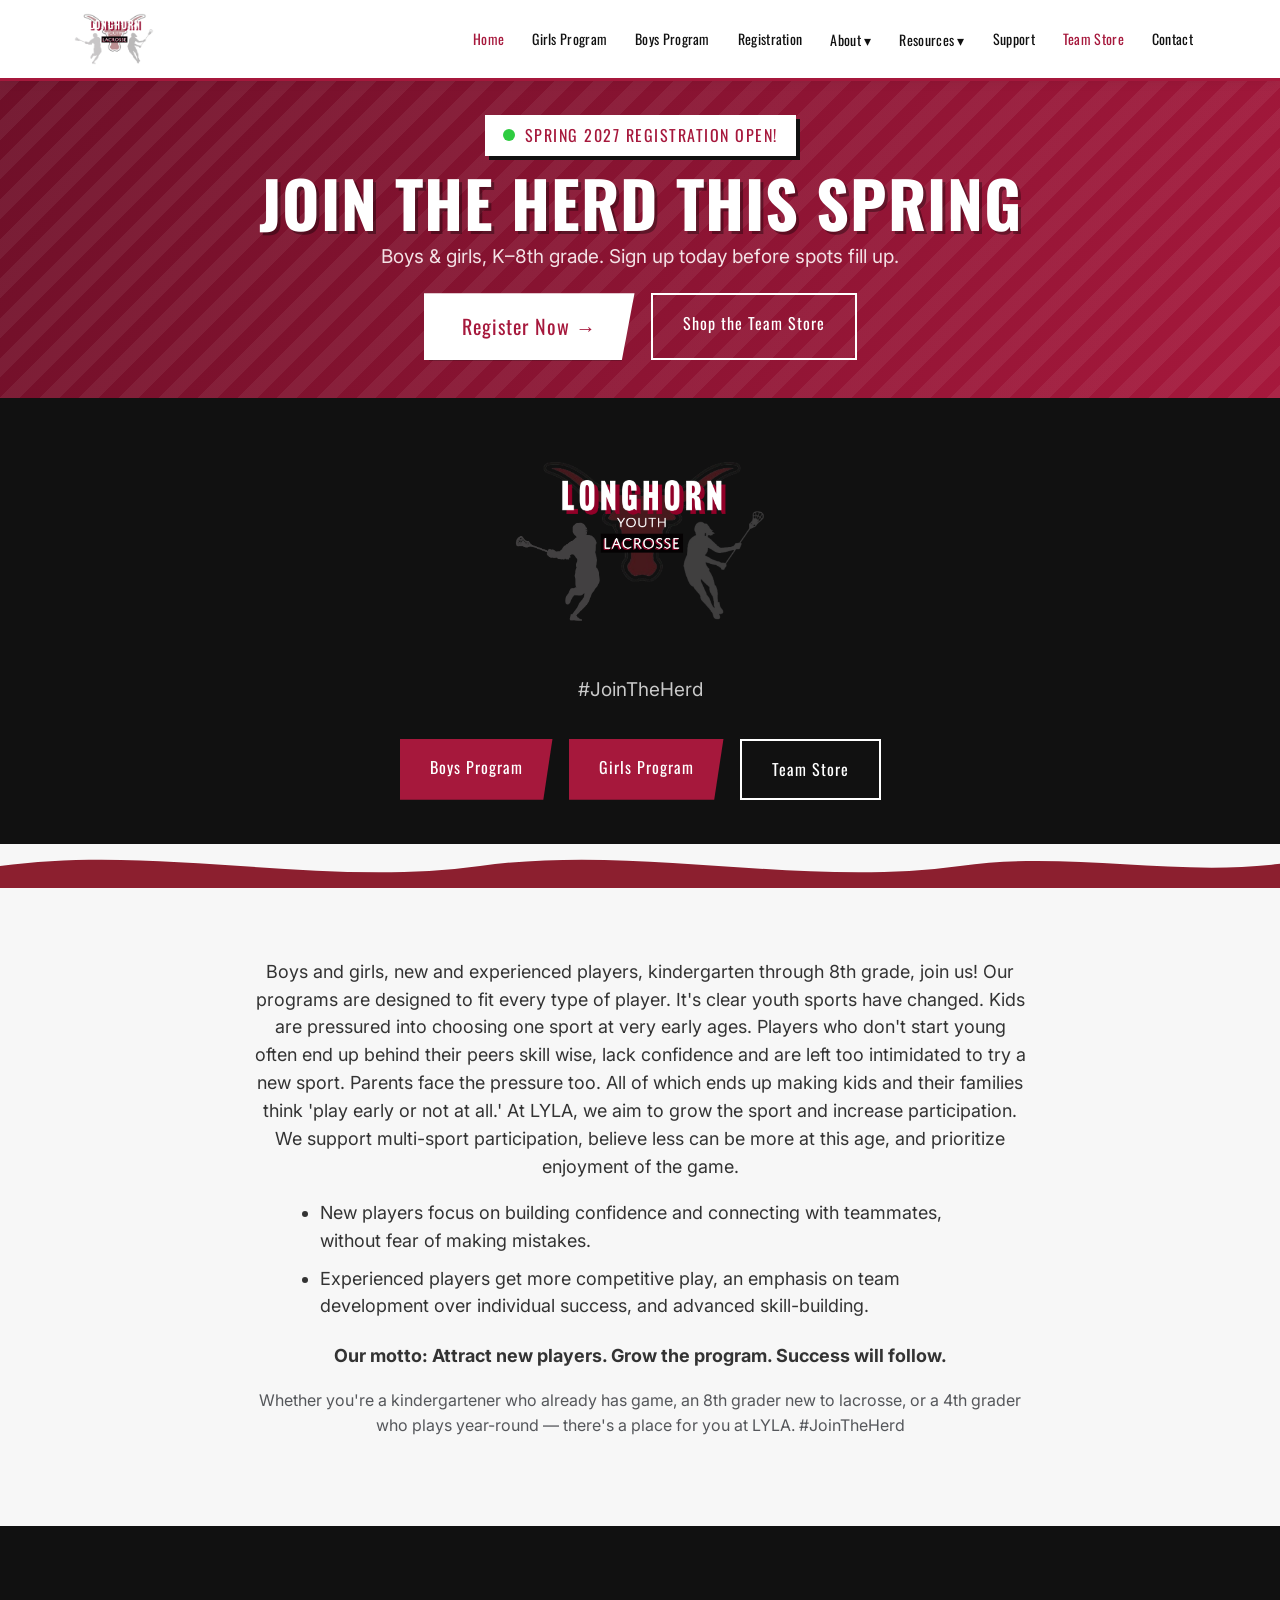
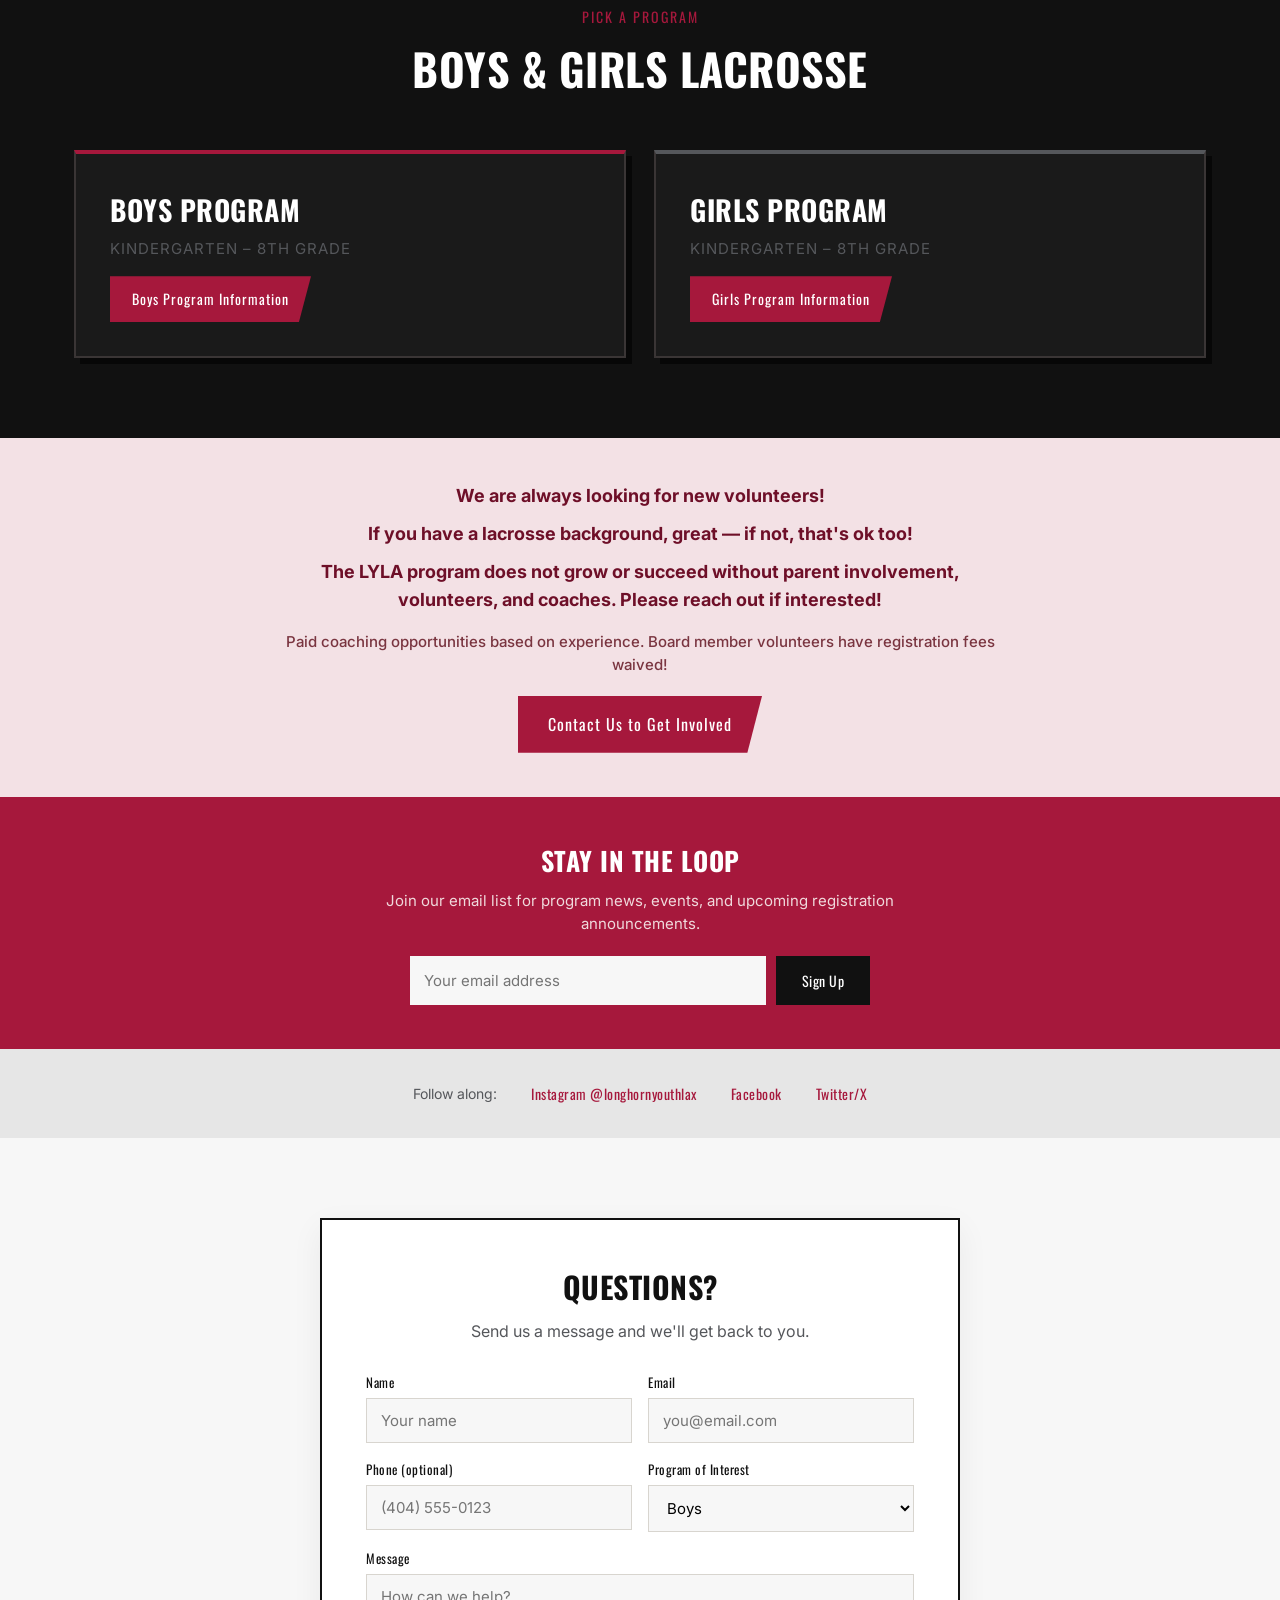
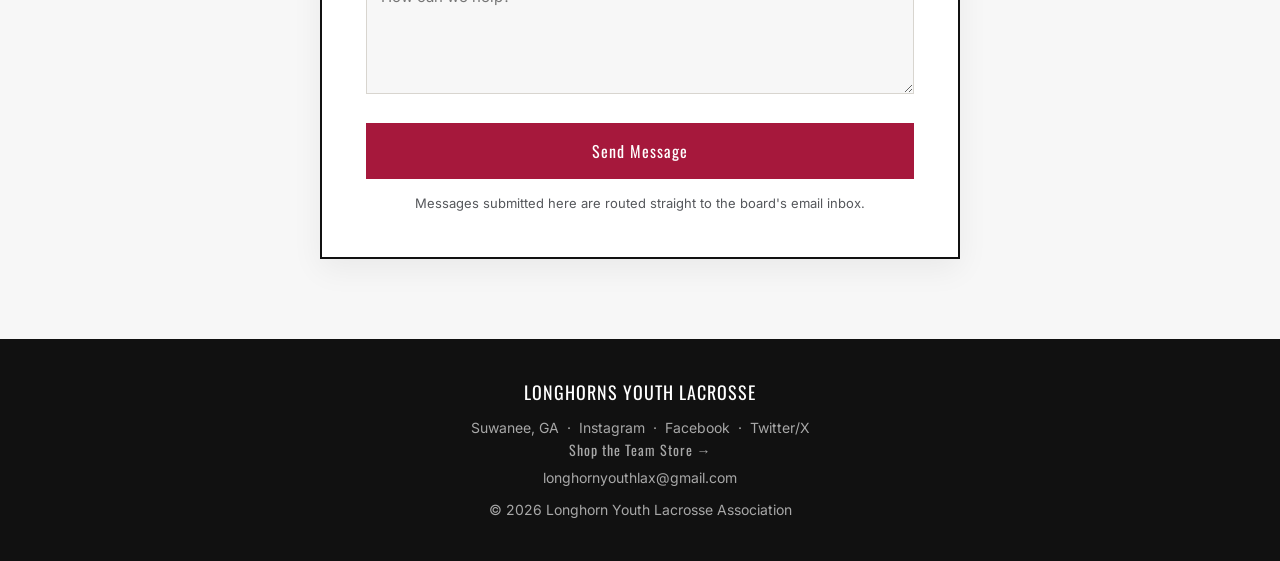
<file: index.html>
<!DOCTYPE html>
<html lang="en">
<head>
<meta charset="UTF-8">
<meta name="viewport" content="width=device-width, initial-scale=1.0">
<title>Longhorns Youth Lacrosse | LYLA</title>
<meta name="description" content="Youth lacrosse in Forsyth County, GA — boys and girls programs for Kindergarten through 8th grade.">
<meta property="og:title" content="Longhorns Youth Lacrosse | LYLA">
<meta property="og:description" content="Youth lacrosse in Forsyth County, GA — boys and girls programs for Kindergarten through 8th grade.">
<meta property="og:image" content="https://longhornyouthlax.com/og-image.png">
<meta property="og:url" content="https://longhornyouthlax.com/">
<meta property="og:type" content="website">
<meta name="twitter:card" content="summary_large_image">
<meta name="twitter:title" content="Longhorns Youth Lacrosse | LYLA">
<meta name="twitter:description" content="Youth lacrosse in Forsyth County, GA — boys and girls programs for Kindergarten through 8th grade.">
<meta name="twitter:image" content="https://longhornyouthlax.com/og-image.png">
<link rel="preconnect" href="https://fonts.googleapis.com">
<link href="https://fonts.googleapis.com/css2?family=Oswald:wght@500;600;700&family=Inter:wght@400;500;600;700&display=swap" rel="stylesheet">
<link rel="stylesheet" href="styles.css">
</head>
<body>

<header>
  <nav class="wrap">
    <a class="brand" href="index.html">
      <img src="lyla-logo.png" alt="Longhorns Youth Lacrosse">
    </a>
    <button class="burger" aria-label="Menu">☰</button>
    <div class="navlinks">
      <a href="index.html" class="active">Home</a>
      <a href="girls.html">Girls Program</a>
      <a href="boys.html">Boys Program</a>
      <a href="registration.html">Registration</a>
      <div class="dropdown">
        <button>About ▾</button>
        <div class="dropdown-menu">
          <a href="about.html#board">Board</a>
          <a href="about.html#staff">Staff</a>
          <a href="about.html#boys-coaches">Boys Coaches</a>
          <a href="about.html#girls-coaches">Girls Coaches</a>
          <a href="contact.html">Get in Touch</a>
        </div>
      </div>
      <div class="dropdown">
        <button>Resources ▾</button>
        <div class="dropdown-menu">
          <a href="resources.html#handbook">Parent Handbook</a>
          <a href="resources.html#faq">FAQ</a>
          <a href="resources.html#fields">Fields / Facilities</a>
          <a href="resources.html#wallball">Weekly Wall Ball Challenge</a>
        </div>
      </div>
      <a href="support.html">Support</a>
      <a href="https://bsnteamsports.com/shop/ZLGwfsvvgg" target="_blank" rel="noopener" class="nav-store">Team Store</a>
      <a href="contact.html">Contact</a>
    </div>
  </nav>
</header>

<section class="reg-banner">
  <div class="wrap">
    <div class="reg-live"><span class="dot"></span>SPRING 2027 REGISTRATION OPEN!</div>
    <h2>Join the Herd This Spring</h2>
    <p>Boys &amp; girls, K–8th grade. Sign up today before spots fill up.</p>
    <div class="reg-actions">
      <a href="https://register.teamsnap.com/form/OjAmOjOiELSqUfiS4iaKf" target="_blank" rel="noopener" class="btn btn-white">Register Now →</a>
      <a href="https://bsnteamsports.com/shop/ZLGwfsvvgg" target="_blank" rel="noopener" class="btn btn-outline">Shop the Team Store</a>
    </div>
  </div>
</section>

<section class="hero" id="top">
  <div class="wrap">
    <img src="lyla-logo.png" alt="Longhorns Youth Lacrosse" style="width:clamp(220px,20vw,360px);max-width:80%;margin-bottom:22px;">
    <p class="tag">#JoinTheHerd</p>
    <div class="hero-ctas">
      <a href="boys.html" class="btn btn-red">Boys Program</a>
      <a href="girls.html" class="btn btn-red">Girls Program</a>
      <a href="https://bsnteamsports.com/shop/ZLGwfsvvgg" target="_blank" rel="noopener" class="btn btn-outline">Team Store</a>
    </div>
  </div>
</section>

<div class="horn-divider">
  <svg viewBox="0 0 1200 40" preserveAspectRatio="none" xmlns="http://www.w3.org/2000/svg">
    <path d="M0,20 C150,0 300,40 450,20 C600,0 750,40 900,20 C1000,6 1100,30 1200,18 L1200,40 L0,40 Z" fill="#8C1F2F"/>
  </svg>
</div>

<section class="about">
  <div class="wrap">
    <p>Boys and girls, new and experienced players, kindergarten through 8th grade, join us! Our programs are designed to fit every type of player. It's clear youth sports have changed. Kids are pressured into choosing one sport at very early ages. Players who don't start young often end up behind their peers skill wise, lack confidence and are left too intimidated to try a new sport. Parents face the pressure too. All of which ends up making kids and their families think 'play early or not at all.' At LYLA, we aim to grow the sport and increase participation. We support multi-sport participation, believe less can be more at this age, and prioritize enjoyment of the game.</p>
    <ul style="text-align:left;max-width:640px;margin:0 auto 22px;font-size:18px;color:#333;">
      <li style="margin-bottom:10px;">New players focus on building confidence and connecting with teammates, without fear of making mistakes.</li>
      <li>Experienced players get more competitive play, an emphasis on team development over individual success, and advanced skill-building.</li>
    </ul>
    <p style="font-weight:700;">Our motto: Attract new players. Grow the program. Success will follow.</p>
    <p class="small">Whether you're a kindergartener who already has game, an 8th grader new to lacrosse, or a 4th grader who plays year-round — there's a place for you at LYLA. #JoinTheHerd</p>
  </div>
</section>




<section class="programs">
  <div class="wrap">
    <div class="section-head">
      <div class="kicker">PICK A PROGRAM</div>
      <h2>Boys &amp; Girls Lacrosse</h2>
    </div>
    <div class="prog-grid">
      <div class="prog-card boys">
        <h3>Boys Program</h3>
        <div class="ages">Kindergarten – 8th Grade</div>
        <a href="boys.html" class="btn btn-red">Boys Program Information</a>
      </div>
      <div class="prog-card girls">
        <h3>Girls Program</h3>
        <div class="ages">Kindergarten – 8th Grade</div>
        <a href="girls.html" class="btn btn-red">Girls Program Information</a>
      </div>
    </div>
  </div>
</section>

<section class="volunteer">
  <div class="wrap">
    <p>We are always looking for new volunteers!</p>
    <p>If you have a lacrosse background, great — if not, that's ok too!</p>
    <p>The LYLA program does not grow or succeed without parent involvement, volunteers, and coaches. Please reach out if interested!</p>
    <p class="soft">Paid coaching opportunities based on experience. Board member volunteers have registration fees waived!</p>
    <a href="contact.html" class="btn btn-red" style="margin-top:20px;">Contact Us to Get Involved</a>
  </div>
</section>

<section class="emailbar">
  <div class="wrap">
    <h2>Stay in the Loop</h2>
    <p>Join our email list for program news, events, and upcoming registration announcements.</p>
    <form class="emailbar-row" action="https://formspree.io/f/mjgnrppj" method="POST">
      <input type="email" name="email" placeholder="Your email address" required>
      <button type="submit">Sign Up</button>
    </form>
  </div>
</section>

<section class="social-strip">
  <div class="wrap">
    <span>Follow along:</span>
    <a href="https://www.instagram.com/longhornyouthlax/" target="_blank" rel="noopener">Instagram @longhornyouthlax</a>
    <a href="https://www.facebook.com/LonghornYouthLax/" target="_blank" rel="noopener">Facebook</a>
    <a href="https://twitter.com/YouthLonghorn" target="_blank" rel="noopener">Twitter/X</a>
  </div>
</section>

<section class="contact" id="contact">
  <div class="wrap">
    <div class="contact-box">
      <h2>Questions?</h2>
      <p class="lead">Send us a message and we'll get back to you.</p>
      <form action="https://formspree.io/f/xykrjbnr" method="POST">
        <div class="form-row">
          <div>
            <label for="name">Name</label>
            <input id="name" name="name" type="text" placeholder="Your name" required>
          </div>
          <div>
            <label for="email">Email</label>
            <input id="email" name="email" type="email" placeholder="you@email.com" required>
          </div>
        </div>
        <div class="form-row">
          <div>
            <label for="phone">Phone (optional)</label>
            <input id="phone" name="phone" type="tel" placeholder="(404) 555-0123">
          </div>
          <div>
            <label for="topic">Program of Interest</label>
            <select id="topic" name="topic">
              <option>Boys</option>
              <option>Girls</option>
              <option>Both</option>
              <option>Volunteer / Coaching</option>
              <option>General Inquiry</option>
            </select>
          </div>
        </div>
        <div class="form-row full">
          <div>
            <label for="message">Message</label>
            <textarea id="message" name="message" placeholder="How can we help?" required></textarea>
          </div>
        </div>
        <button type="submit">Send Message</button>
      </form>
      <p class="note">Messages submitted here are routed straight to the board's email inbox.</p>
    </div>
  </div>
</section>

<footer>
  <div class="wrap">
    <div class="fh">LONGHORNS YOUTH LACROSSE</div>
    <p>Suwanee, GA &nbsp;·&nbsp; <a href="https://www.instagram.com/longhornyouthlax/" target="_blank" rel="noopener">Instagram</a> &nbsp;·&nbsp; <a href="https://www.facebook.com/LonghornYouthLax/" target="_blank" rel="noopener">Facebook</a> &nbsp;·&nbsp; <a href="https://twitter.com/YouthLonghorn" target="_blank" rel="noopener">Twitter/X</a></p>
    <p><a href="https://bsnteamsports.com/shop/ZLGwfsvvgg" target="_blank" rel="noopener" class="footer-store">Shop the Team Store →</a></p>
    <p class="contact-line">longhornyouthlax@gmail.com</p>
    <p style="margin-top:10px;">© 2026 Longhorn Youth Lacrosse Association</p>
  </div>
</footer>

<script src="script.js"></script>
</body>
</html>
</file>
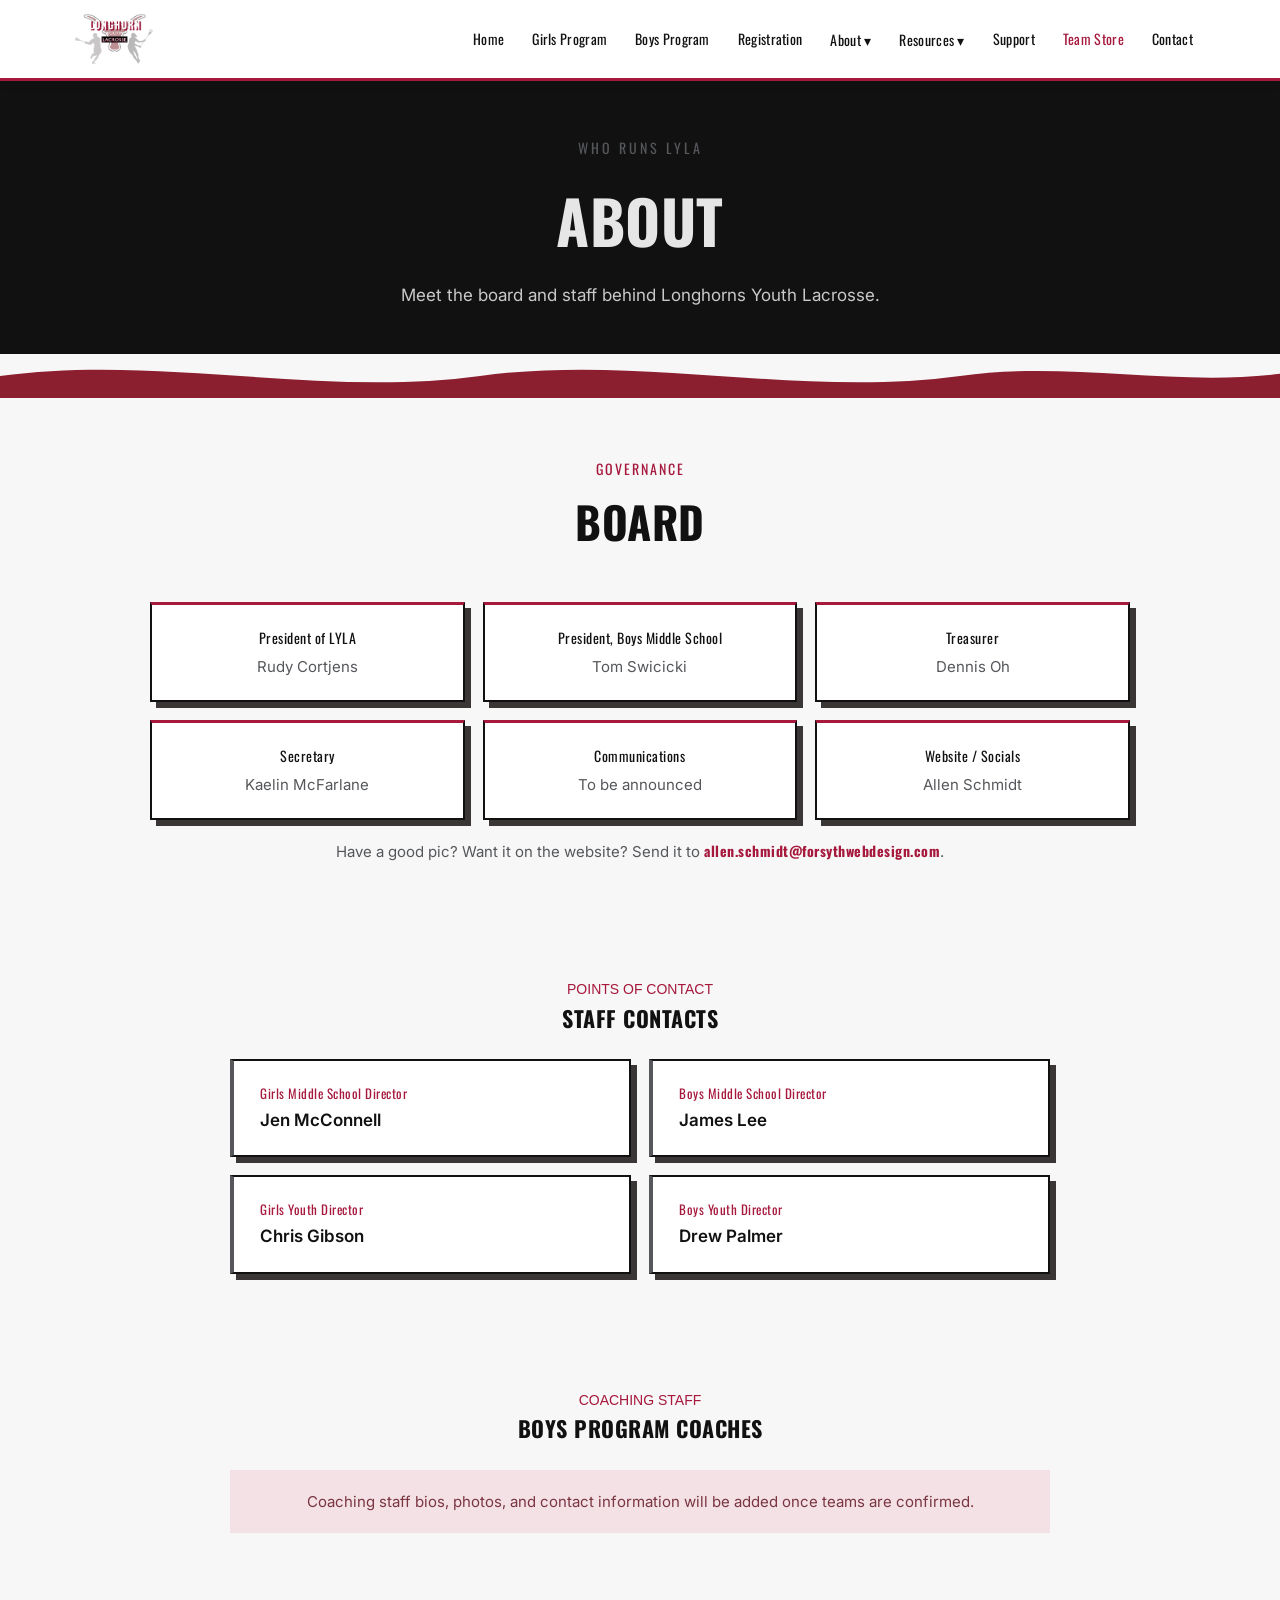
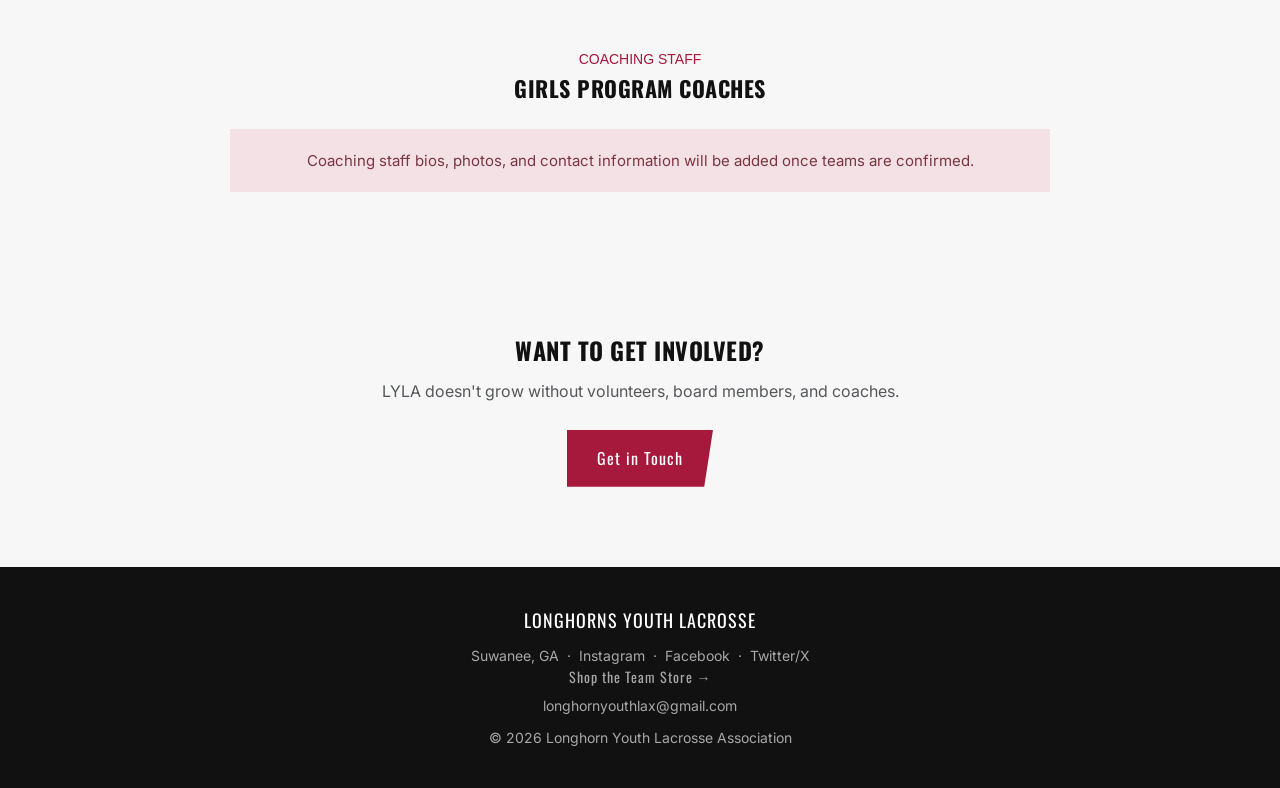
<file: about.html>
<!DOCTYPE html>
<html lang="en">
<head>
<meta charset="UTF-8">
<meta name="viewport" content="width=device-width, initial-scale=1.0">
<title>About | Longhorns Youth Lacrosse</title>
<meta name="description" content="Meet the board and staff behind LYLA.">
<meta property="og:title" content="About | Longhorns Youth Lacrosse">
<meta property="og:description" content="Meet the board and staff behind LYLA.">
<meta property="og:image" content="https://longhornyouthlax.com/og-image.png">
<meta property="og:url" content="https://longhornyouthlax.com/about.html">
<meta property="og:type" content="website">
<meta name="twitter:card" content="summary_large_image">
<meta name="twitter:title" content="About | Longhorns Youth Lacrosse">
<meta name="twitter:description" content="Meet the board and staff behind LYLA.">
<meta name="twitter:image" content="https://longhornyouthlax.com/og-image.png">
<link rel="preconnect" href="https://fonts.googleapis.com">
<link href="https://fonts.googleapis.com/css2?family=Oswald:wght@500;600;700&family=Inter:wght@400;500;600;700&display=swap" rel="stylesheet">
<link rel="stylesheet" href="styles.css">
</head>
<body>

<header>
  <nav class="wrap">
    <a class="brand" href="index.html">
      <img src="lyla-logo.png" alt="Longhorns Youth Lacrosse">
    </a>
    <button class="burger" aria-label="Menu">☰</button>
    <div class="navlinks">
      <a href="index.html">Home</a>
      <a href="girls.html">Girls Program</a>
      <a href="boys.html">Boys Program</a>
      <a href="registration.html">Registration</a>
      <div class="dropdown">
        <button class="active">About ▾</button>
        <div class="dropdown-menu">
          <a href="about.html#board">Board</a>
          <a href="about.html#staff">Staff</a>
          <a href="about.html#boys-coaches">Boys Coaches</a>
          <a href="about.html#girls-coaches">Girls Coaches</a>
          <a href="contact.html">Get in Touch</a>
        </div>
      </div>
      <div class="dropdown">
        <button>Resources ▾</button>
        <div class="dropdown-menu">
          <a href="resources.html#handbook">Parent Handbook</a>
          <a href="resources.html#faq">FAQ</a>
          <a href="resources.html#fields">Fields / Facilities</a>
          <a href="resources.html#wallball">Weekly Wall Ball Challenge</a>
        </div>
      </div>
      <a href="support.html">Support</a>
      <a href="https://bsnteamsports.com/shop/ZLGwfsvvgg" target="_blank" rel="noopener" class="nav-store">Team Store</a>
      <a href="contact.html">Contact</a>
    </div>
  </nav>
</header>

<section class="page-hero girls">
  <div class="wrap">
    <div class="eyebrow">WHO RUNS LYLA</div>
    <h1>About</h1>
    <p>Meet the board and staff behind Longhorns Youth Lacrosse.</p>
  </div>
</section>

<div class="horn-divider">
  <svg viewBox="0 0 1200 40" preserveAspectRatio="none" xmlns="http://www.w3.org/2000/svg">
    <path d="M0,20 C150,0 300,40 450,20 C600,0 750,40 900,20 C1000,6 1100,30 1200,18 L1200,40 L0,40 Z" fill="#8C1F2F"/>
  </svg>
</div>

<section class="age-groups" id="board">
  <div class="wrap">
    <div class="section-head">
      <div class="kicker">GOVERNANCE</div>
      <h2 style="color:var(--black);">Board</h2>
    </div>
    <div class="board-grid">
      <div class="board-card"><div class="role">President of LYLA</div><div class="name">Rudy Cortjens</div></div>
      <div class="board-card"><div class="role">President, Boys Middle School</div><div class="name">Tom Swicicki</div></div>
      <div class="board-card"><div class="role">Treasurer</div><div class="name">Dennis Oh</div></div>
      <div class="board-card"><div class="role">Secretary</div><div class="name">Kaelin McFarlane</div></div>
      <div class="board-card"><div class="role">Communications</div><div class="name">To be announced</div></div>
      <div class="board-card"><div class="role">Website / Socials</div><div class="name">Allen Schmidt</div></div>
    </div>
    <p style="text-align:center;color:var(--gray);margin-top:20px;font-size:15px;">Have a good pic? Want it on the website? Send it to <a href="mailto:allen.schmidt@forsythwebdesign.com" class="link-red">allen.schmidt@forsythwebdesign.com</a>.</p>
  </div>
</section>

<section class="age-groups" id="staff" style="padding-top:0;">
  <div class="about-subhead">
    <div class="kicker" style="color:var(--red);font-family:'Anton',sans-serif;font-size:14px;">POINTS OF CONTACT</div>
    <h3>Staff Contacts</h3>
  </div>
  <div class="wrap">
    <div class="staff-grid">
      <div class="staff-card"><div class="role">Girls Middle School Director</div><div class="name"><a href="mailto:jenmc1227@gmail.com">Jen McConnell</a></div></div>
      <div class="staff-card"><div class="role">Boys Middle School Director</div><div class="name"><a href="mailto:jdxlee@yahoo.com">James Lee</a></div></div>
      <div class="staff-card"><div class="role">Girls Youth Director</div><div class="name"><a href="mailto:csgibson21@icloud.com">Chris Gibson</a></div></div>
      <div class="staff-card"><div class="role">Boys Youth Director</div><div class="name"><a href="mailto:palmer.drew33@gmail.com">Drew Palmer</a></div></div>
    </div>
  </div>
</section>

<section class="age-groups" id="boys-coaches" style="padding-top:0;">
  <div class="about-subhead">
    <div class="kicker" style="color:var(--red);font-family:'Anton',sans-serif;font-size:14px;">COACHING STAFF</div>
    <h3>Boys Program Coaches</h3>
  </div>
  <div class="coach-placeholder">Coaching staff bios, photos, and contact information will be added once teams are confirmed.</div>
</section>

<section class="age-groups" id="girls-coaches" style="padding-top:0;">
  <div class="about-subhead">
    <div class="kicker" style="color:var(--red);font-family:'Anton',sans-serif;font-size:14px;">COACHING STAFF</div>
    <h3>Girls Program Coaches</h3>
  </div>
  <div class="coach-placeholder">Coaching staff bios, photos, and contact information will be added once teams are confirmed.</div>
</section>

<section class="contact">
  <div class="wrap" style="text-align:center;">
    <h2 style="margin-bottom:10px;">Want to get involved?</h2>
    <p style="color:var(--gray);margin-bottom:26px;">LYLA doesn't grow without volunteers, board members, and coaches.</p>
    <a href="contact.html" class="btn btn-red">Get in Touch</a>
  </div>
</section>

<footer>
  <div class="wrap">
    <div class="fh">LONGHORNS YOUTH LACROSSE</div>
    <p>Suwanee, GA &nbsp;·&nbsp; <a href="https://www.instagram.com/longhornyouthlax/" target="_blank" rel="noopener">Instagram</a> &nbsp;·&nbsp; <a href="https://www.facebook.com/LonghornYouthLax/" target="_blank" rel="noopener">Facebook</a> &nbsp;·&nbsp; <a href="https://twitter.com/YouthLonghorn" target="_blank" rel="noopener">Twitter/X</a></p>
    <p><a href="https://bsnteamsports.com/shop/ZLGwfsvvgg" target="_blank" rel="noopener" class="footer-store">Shop the Team Store →</a></p>
    <p class="contact-line">longhornyouthlax@gmail.com</p>
    <p style="margin-top:10px;">© 2026 Longhorn Youth Lacrosse Association</p>
  </div>
</footer>

<script src="script.js"></script>
</body>
</html>
</file>
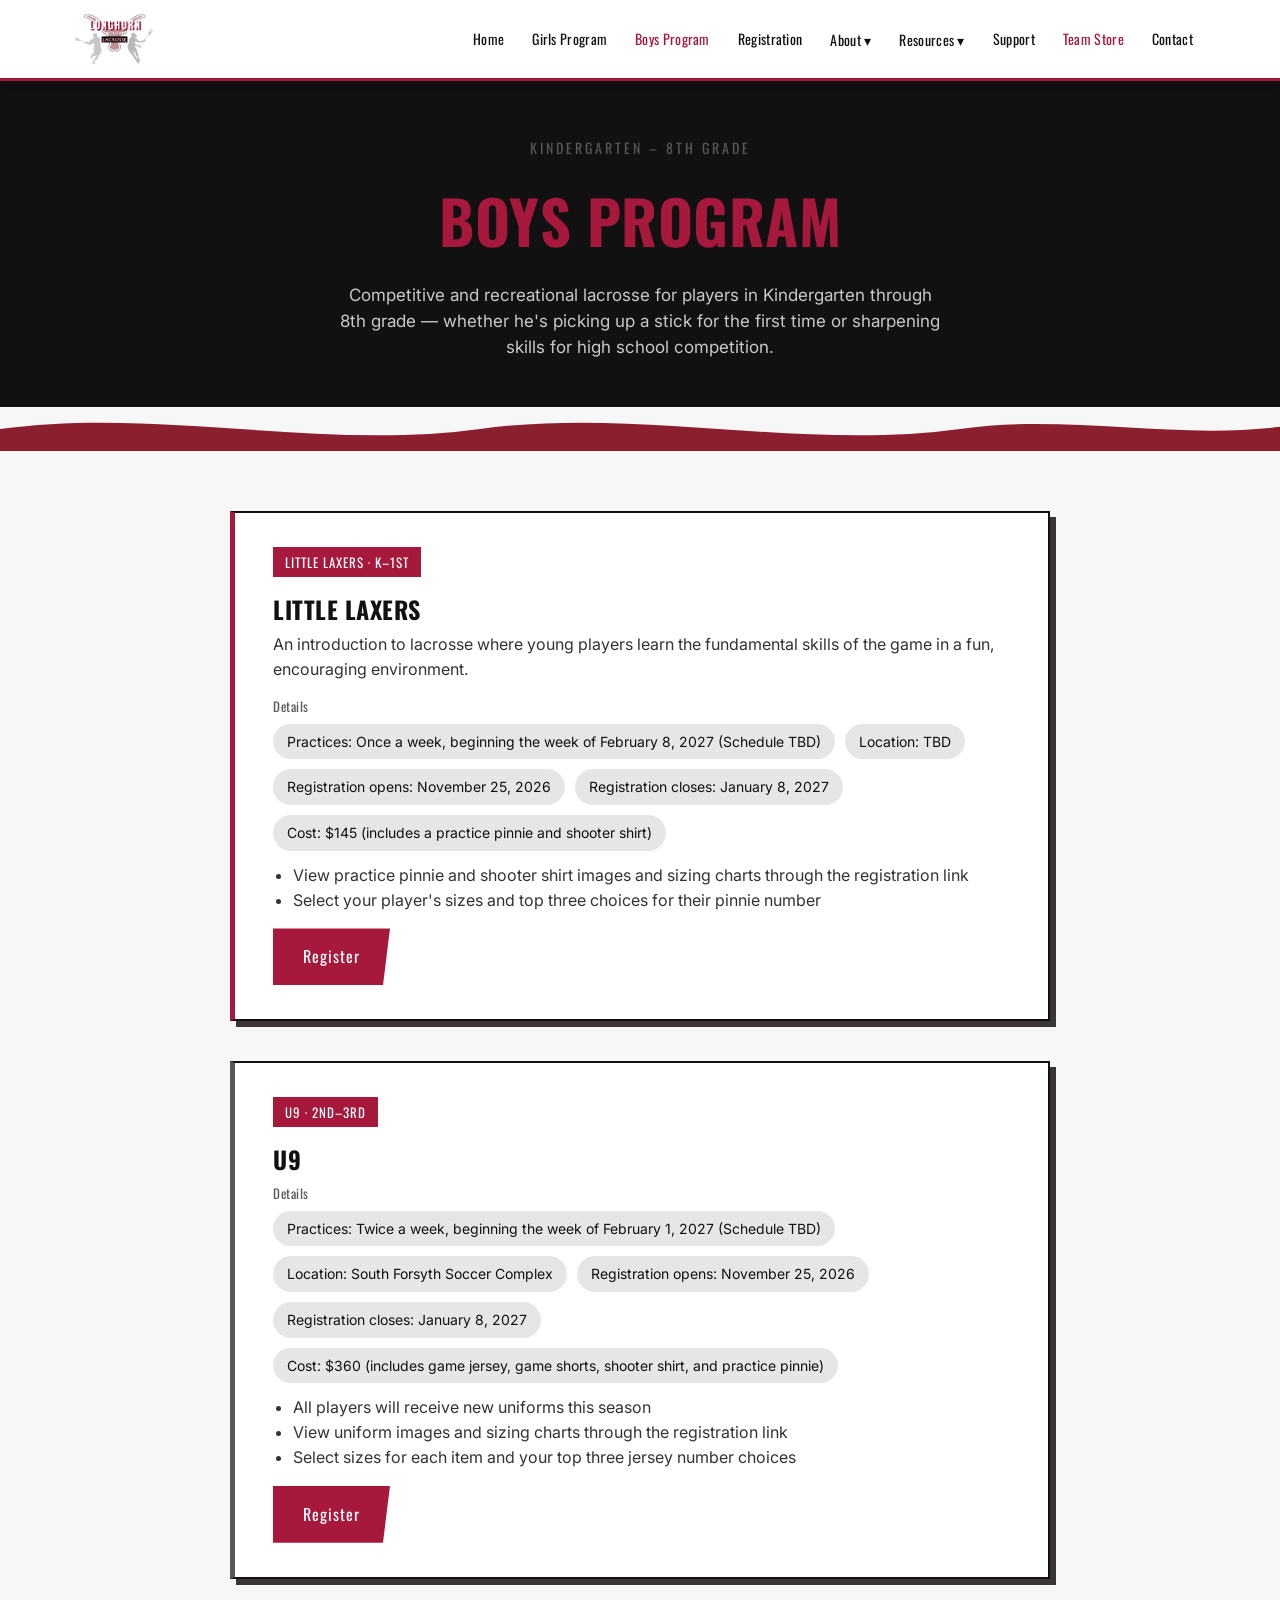
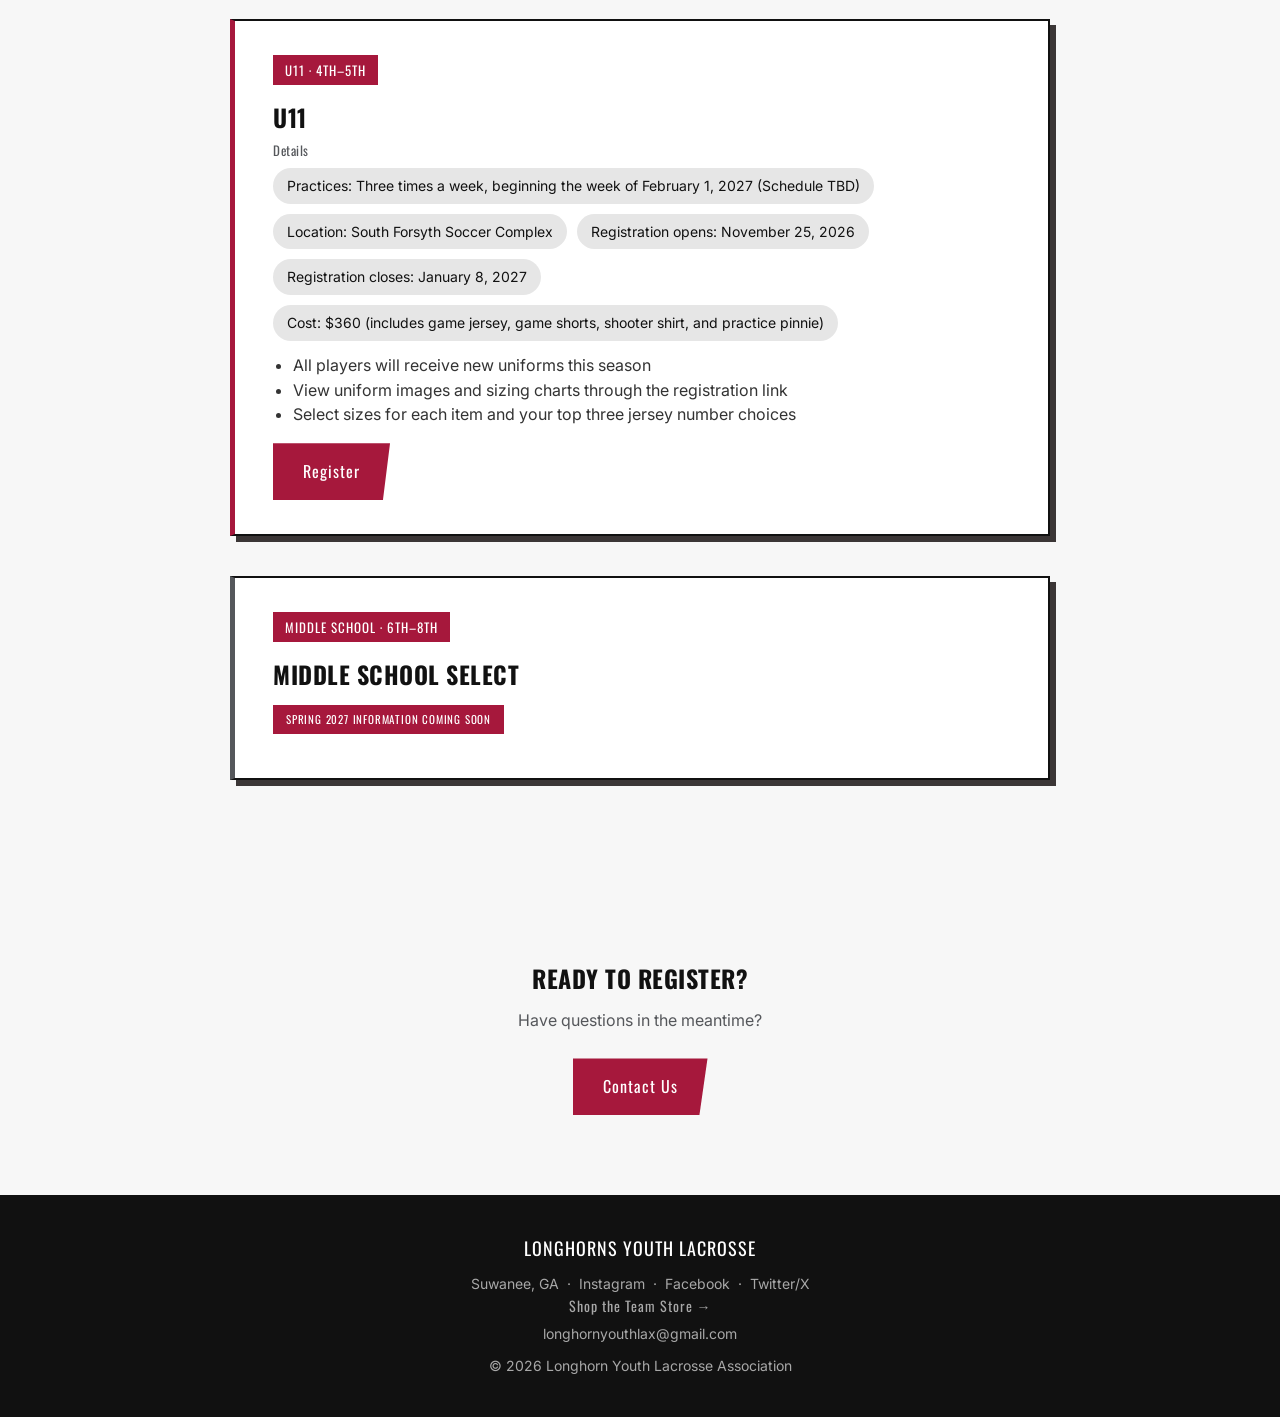
<file: boys.html>
<!DOCTYPE html>
<html lang="en">
<head>
<meta charset="UTF-8">
<meta name="viewport" content="width=device-width, initial-scale=1.0">
<title>Boys Program | Longhorns Youth Lacrosse</title>
<meta name="description" content="Boys lacrosse from Kindergarten through 8th grade, including Fall Ball / PLL Sixes.">
<meta property="og:title" content="Boys Program | Longhorns Youth Lacrosse">
<meta property="og:description" content="Boys lacrosse from Kindergarten through 8th grade, including Fall Ball / PLL Sixes.">
<meta property="og:image" content="https://longhornyouthlax.com/og-image.png">
<meta property="og:url" content="https://longhornyouthlax.com/boys.html">
<meta property="og:type" content="website">
<meta name="twitter:card" content="summary_large_image">
<meta name="twitter:title" content="Boys Program | Longhorns Youth Lacrosse">
<meta name="twitter:description" content="Boys lacrosse from Kindergarten through 8th grade, including Fall Ball / PLL Sixes.">
<meta name="twitter:image" content="https://longhornyouthlax.com/og-image.png">
<link rel="preconnect" href="https://fonts.googleapis.com">
<link href="https://fonts.googleapis.com/css2?family=Oswald:wght@500;600;700&family=Inter:wght@400;500;600;700&display=swap" rel="stylesheet">
<link rel="stylesheet" href="styles.css">
</head>
<body>

<header>
  <nav class="wrap">
    <a class="brand" href="index.html">
      <img src="lyla-logo.png" alt="Longhorns Youth Lacrosse">
    </a>
    <button class="burger" aria-label="Menu">☰</button>
    <div class="navlinks">
      <a href="index.html">Home</a>
      <a href="girls.html">Girls Program</a>
      <a href="boys.html" class="active">Boys Program</a>
      <a href="registration.html">Registration</a>
      <div class="dropdown">
        <button>About ▾</button>
        <div class="dropdown-menu">
          <a href="about.html#board">Board</a>
          <a href="about.html#staff">Staff</a>
          <a href="about.html#boys-coaches">Boys Coaches</a>
          <a href="about.html#girls-coaches">Girls Coaches</a>
          <a href="contact.html">Get in Touch</a>
        </div>
      </div>
      <div class="dropdown">
        <button>Resources ▾</button>
        <div class="dropdown-menu">
          <a href="resources.html#handbook">Parent Handbook</a>
          <a href="resources.html#faq">FAQ</a>
          <a href="resources.html#fields">Fields / Facilities</a>
          <a href="resources.html#wallball">Weekly Wall Ball Challenge</a>
        </div>
      </div>
      <a href="support.html">Support</a>
      <a href="https://bsnteamsports.com/shop/ZLGwfsvvgg" target="_blank" rel="noopener" class="nav-store">Team Store</a>
      <a href="contact.html">Contact</a>
    </div>
  </nav>
</header>

<section class="page-hero boys">
  <div class="wrap">
    <div class="eyebrow">KINDERGARTEN – 8TH GRADE</div>
    <h1>Boys Program</h1>
    <p>Competitive and recreational lacrosse for players in Kindergarten through 8th grade — whether he's picking up a stick for the first time or sharpening skills for high school competition.</p>
  </div>
</section>

<div class="horn-divider">
  <svg viewBox="0 0 1200 40" preserveAspectRatio="none" xmlns="http://www.w3.org/2000/svg">
    <path d="M0,20 C150,0 300,40 450,20 C600,0 750,40 900,20 C1000,6 1100,30 1200,18 L1200,40 L0,40 Z" fill="#8C1F2F"/>
  </svg>
</div>

<section class="age-groups">
  <div class="wrap">

    <div class="age-group">
      <span class="grade">LITTLE LAXERS · K–1ST</span>
      <h3>Little Laxers</h3>
      <p>An introduction to lacrosse where young players learn the fundamental skills of the game in a fun, encouraging environment.</p>
      <div class="equip-label">Details</div>
      <div class="equip-list">
        <span>Practices: Once a week, beginning the week of February 8, 2027 (Schedule TBD)</span>
        <span>Location: TBD</span>
        <span>Registration opens: November 25, 2026</span>
        <span>Registration closes: January 8, 2027</span>
        <span>Cost: $145 (includes a practice pinnie and shooter shirt)</span>
      </div>
      <ul style="margin:12px 0 0 20px;color:#333;">
        <li>View practice pinnie and shooter shirt images and sizing charts through the registration link</li>
        <li>Select your player's sizes and top three choices for their pinnie number</li>
      </ul>
      <a href="https://register.teamsnap.com/form/OjAmOjOiELSqUfiS4iaKf" target="_blank" rel="noopener" class="btn btn-red" style="margin-top:16px;">Register</a>
    </div>

    <div class="age-group">
      <span class="grade">U9 · 2ND–3RD</span>
      <h3>U9</h3>
      <div class="equip-label">Details</div>
      <div class="equip-list">
        <span>Practices: Twice a week, beginning the week of February 1, 2027 (Schedule TBD)</span>
        <span>Location: South Forsyth Soccer Complex</span>
        <span>Registration opens: November 25, 2026</span>
        <span>Registration closes: January 8, 2027</span>
        <span>Cost: $360 (includes game jersey, game shorts, shooter shirt, and practice pinnie)</span>
      </div>
      <ul style="margin:12px 0 0 20px;color:#333;">
        <li>All players will receive new uniforms this season</li>
        <li>View uniform images and sizing charts through the registration link</li>
        <li>Select sizes for each item and your top three jersey number choices</li>
      </ul>
      <a href="https://register.teamsnap.com/form/OjAmOjOiELSqUfiS4iaKf" target="_blank" rel="noopener" class="btn btn-red" style="margin-top:16px;">Register</a>
    </div>

    <div class="age-group">
      <span class="grade">U11 · 4TH–5TH</span>
      <h3>U11</h3>
      <div class="equip-label">Details</div>
      <div class="equip-list">
        <span>Practices: Three times a week, beginning the week of February 1, 2027 (Schedule TBD)</span>
        <span>Location: South Forsyth Soccer Complex</span>
        <span>Registration opens: November 25, 2026</span>
        <span>Registration closes: January 8, 2027</span>
        <span>Cost: $360 (includes game jersey, game shorts, shooter shirt, and practice pinnie)</span>
      </div>
      <ul style="margin:12px 0 0 20px;color:#333;">
        <li>All players will receive new uniforms this season</li>
        <li>View uniform images and sizing charts through the registration link</li>
        <li>Select sizes for each item and your top three jersey number choices</li>
      </ul>
      <a href="https://register.teamsnap.com/form/OjAmOjOiELSqUfiS4iaKf" target="_blank" rel="noopener" class="btn btn-red" style="margin-top:16px;">Register</a>
    </div>

    <div class="age-group">
      <span class="grade">MIDDLE SCHOOL · 6TH–8TH</span>
      <h3>Middle School Select</h3>
      <div class="chip solid" style="margin-top:8px;">SPRING 2027 INFORMATION COMING SOON</div>
    </div>

  </div>
</section>

<section class="contact">
  <div class="wrap" style="text-align:center;">
    <h2 style="margin-bottom:10px;">Ready to register?</h2>
    <p style="color:var(--gray);margin-bottom:26px;">Have questions in the meantime?</p>
    <a href="contact.html" class="btn btn-red">Contact Us</a>
  </div>
</section>

<footer>
  <div class="wrap">
    <div class="fh">LONGHORNS YOUTH LACROSSE</div>
    <p>Suwanee, GA &nbsp;·&nbsp; <a href="https://www.instagram.com/longhornyouthlax/" target="_blank" rel="noopener">Instagram</a> &nbsp;·&nbsp; <a href="https://www.facebook.com/LonghornYouthLax/" target="_blank" rel="noopener">Facebook</a> &nbsp;·&nbsp; <a href="https://twitter.com/YouthLonghorn" target="_blank" rel="noopener">Twitter/X</a></p>
    <p><a href="https://bsnteamsports.com/shop/ZLGwfsvvgg" target="_blank" rel="noopener" class="footer-store">Shop the Team Store →</a></p>
    <p class="contact-line">longhornyouthlax@gmail.com</p>
    <p style="margin-top:10px;">© 2026 Longhorn Youth Lacrosse Association</p>
  </div>
</footer>

<script src="script.js"></script>
</body>
</html>
</file>
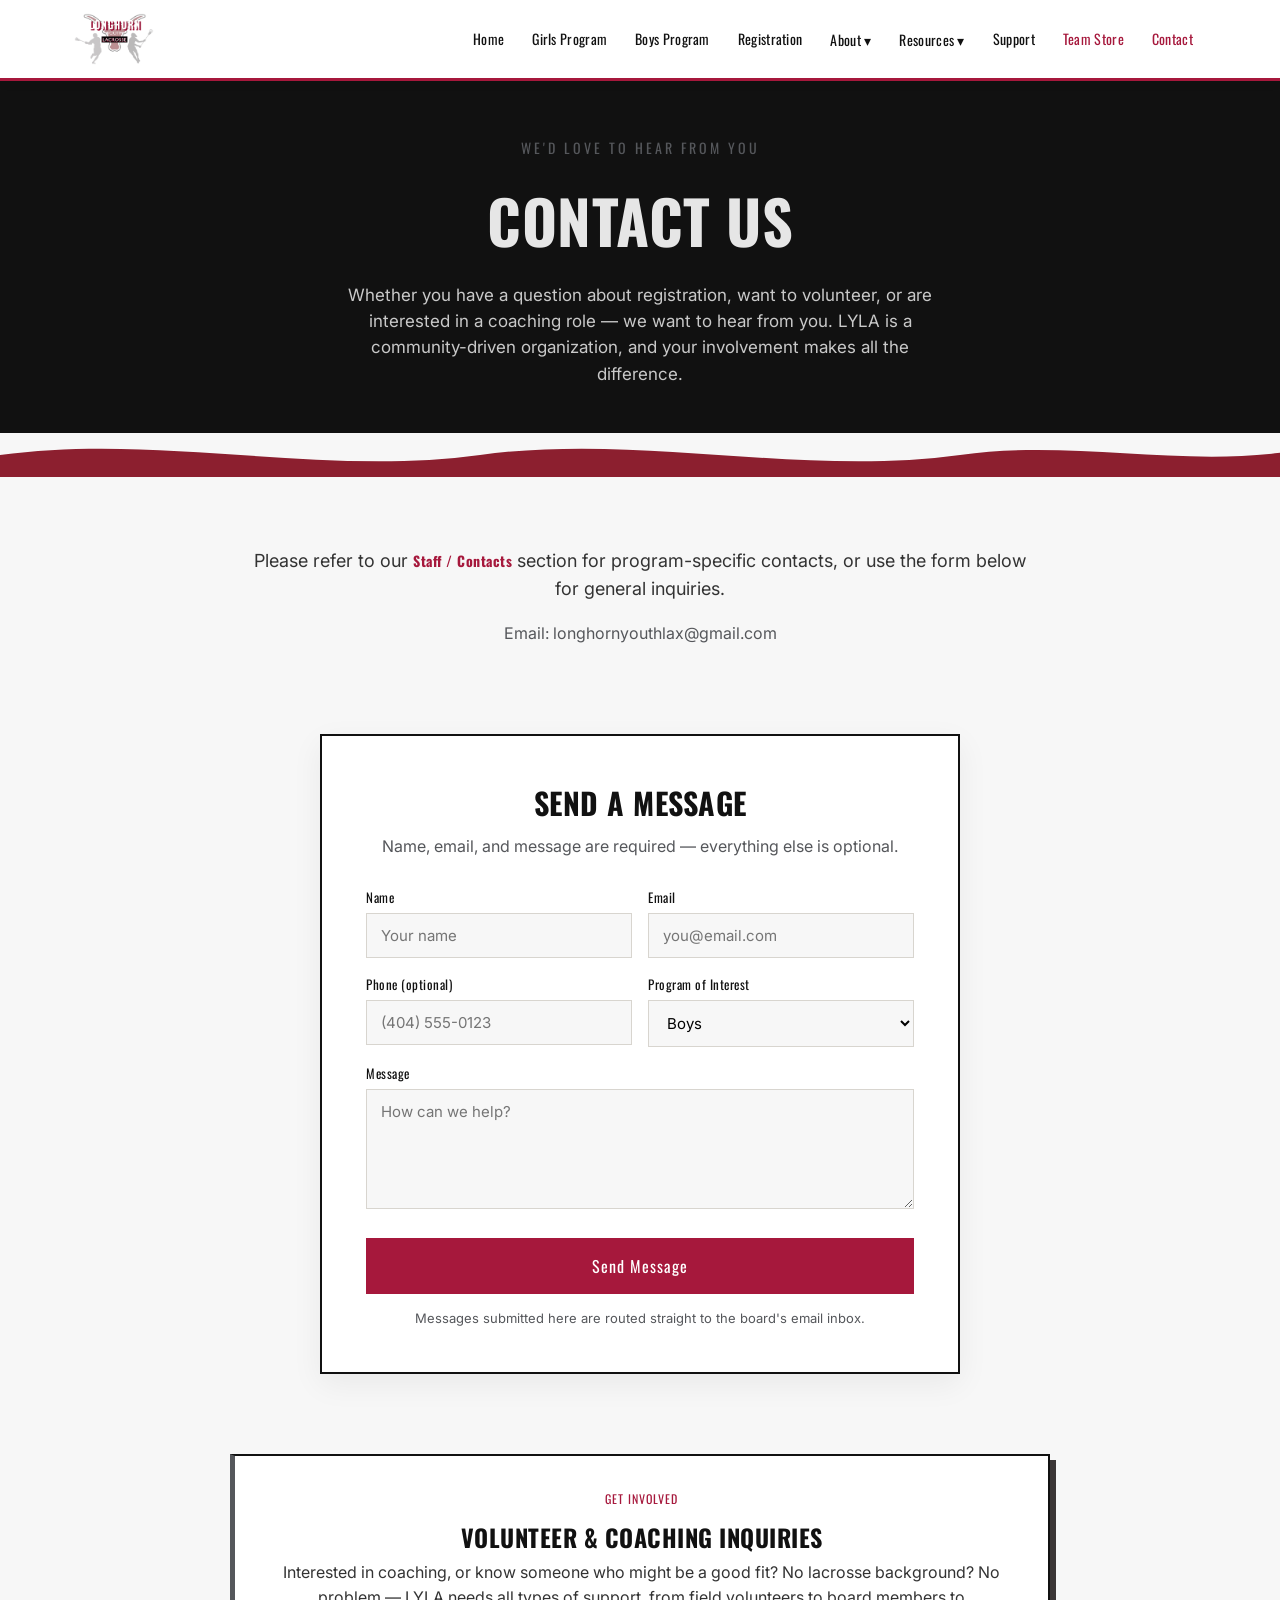
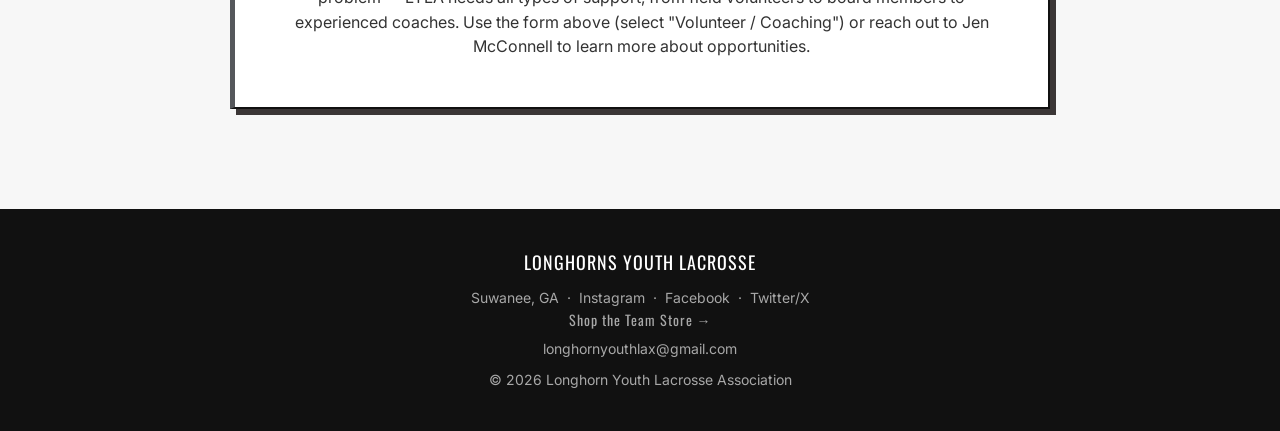
<file: contact.html>
<!DOCTYPE html>
<html lang="en">
<head>
<meta charset="UTF-8">
<meta name="viewport" content="width=device-width, initial-scale=1.0">
<title>Contact Us | Longhorns Youth Lacrosse</title>
<meta name="description" content="Get in touch with the LYLA board.">
<meta property="og:title" content="Contact Us | Longhorns Youth Lacrosse">
<meta property="og:description" content="Get in touch with the LYLA board.">
<meta property="og:image" content="https://longhornyouthlax.com/og-image.png">
<meta property="og:url" content="https://longhornyouthlax.com/contact.html">
<meta property="og:type" content="website">
<meta name="twitter:card" content="summary_large_image">
<meta name="twitter:title" content="Contact Us | Longhorns Youth Lacrosse">
<meta name="twitter:description" content="Get in touch with the LYLA board.">
<meta name="twitter:image" content="https://longhornyouthlax.com/og-image.png">
<link rel="preconnect" href="https://fonts.googleapis.com">
<link href="https://fonts.googleapis.com/css2?family=Oswald:wght@500;600;700&family=Inter:wght@400;500;600;700&display=swap" rel="stylesheet">
<link rel="stylesheet" href="styles.css">
</head>
<body>

<header>
  <nav class="wrap">
    <a class="brand" href="index.html">
      <img src="lyla-logo.png" alt="Longhorns Youth Lacrosse">
    </a>
    <button class="burger" aria-label="Menu">☰</button>
    <div class="navlinks">
      <a href="index.html">Home</a>
      <a href="girls.html">Girls Program</a>
      <a href="boys.html">Boys Program</a>
      <a href="registration.html">Registration</a>
      <div class="dropdown">
        <button>About ▾</button>
        <div class="dropdown-menu">
          <a href="about.html#board">Board</a>
          <a href="about.html#staff">Staff</a>
          <a href="about.html#boys-coaches">Boys Coaches</a>
          <a href="about.html#girls-coaches">Girls Coaches</a>
          <a href="contact.html">Get in Touch</a>
        </div>
      </div>
      <div class="dropdown">
        <button>Resources ▾</button>
        <div class="dropdown-menu">
          <a href="resources.html#handbook">Parent Handbook</a>
          <a href="resources.html#faq">FAQ</a>
          <a href="resources.html#fields">Fields / Facilities</a>
          <a href="resources.html#wallball">Weekly Wall Ball Challenge</a>
        </div>
      </div>
      <a href="support.html">Support</a>
      <a href="https://bsnteamsports.com/shop/ZLGwfsvvgg" target="_blank" rel="noopener" class="nav-store">Team Store</a>
      <a href="contact.html" class="active">Contact</a>
    </div>
  </nav>
</header>

<section class="page-hero girls">
  <div class="wrap">
    <div class="eyebrow">WE'D LOVE TO HEAR FROM YOU</div>
    <h1>Contact Us</h1>
    <p>Whether you have a question about registration, want to volunteer, or are interested in a coaching role — we want to hear from you. LYLA is a community-driven organization, and your involvement makes all the difference.</p>
  </div>
</section>

<div class="horn-divider">
  <svg viewBox="0 0 1200 40" preserveAspectRatio="none" xmlns="http://www.w3.org/2000/svg">
    <path d="M0,20 C150,0 300,40 450,20 C600,0 750,40 900,20 C1000,6 1100,30 1200,18 L1200,40 L0,40 Z" fill="#8C1F2F"/>
  </svg>
</div>

<section class="about">
  <div class="wrap">
    <p>Please refer to our <a href="about.html#staff" class="link-red">Staff / Contacts</a> section for program-specific contacts, or use the form below for general inquiries.</p>
    <p class="small">Email: longhornyouthlax@gmail.com</p>
  </div>
</section>

<section class="contact" style="padding-top:0;">
  <div class="wrap">
    <div class="contact-box">
      <h2>Send a Message</h2>
      <p class="lead">Name, email, and message are required — everything else is optional.</p>
      <form action="https://formspree.io/f/xykrjbnr" method="POST">
        <div class="form-row">
          <div>
            <label for="name">Name</label>
            <input id="name" name="name" type="text" placeholder="Your name" required>
          </div>
          <div>
            <label for="email">Email</label>
            <input id="email" name="email" type="email" placeholder="you@email.com" required>
          </div>
        </div>
        <div class="form-row">
          <div>
            <label for="phone">Phone (optional)</label>
            <input id="phone" name="phone" type="tel" placeholder="(404) 555-0123">
          </div>
          <div>
            <label for="topic">Program of Interest</label>
            <select id="topic" name="topic">
              <option>Boys</option>
              <option>Girls</option>
              <option>Both</option>
              <option>Volunteer / Coaching</option>
              <option>General Inquiry</option>
            </select>
          </div>
        </div>
        <div class="form-row full">
          <div>
            <label for="message">Message</label>
            <textarea id="message" name="message" placeholder="How can we help?" required></textarea>
          </div>
        </div>
        <button type="submit">Send Message</button>
      </form>
      <p class="note">Messages submitted here are routed straight to the board's email inbox.</p>
    </div>
  </div>
</section>

<section class="age-groups" style="padding-top:0;padding-bottom:60px;">
  <div class="wrap">
    <div class="sub-section" style="text-align:center;">
      <span class="kicker-sm">GET INVOLVED</span>
      <h3>Volunteer &amp; Coaching Inquiries</h3>
      <p>Interested in coaching, or know someone who might be a good fit? No lacrosse background? No problem — LYLA needs all types of support, from field volunteers to board members to experienced coaches. Use the form above (select "Volunteer / Coaching") or reach out to Jen McConnell to learn more about opportunities.</p>
    </div>
  </div>
</section>

<footer>
  <div class="wrap">
    <div class="fh">LONGHORNS YOUTH LACROSSE</div>
    <p>Suwanee, GA &nbsp;·&nbsp; <a href="https://www.instagram.com/longhornyouthlax/" target="_blank" rel="noopener">Instagram</a> &nbsp;·&nbsp; <a href="https://www.facebook.com/LonghornYouthLax/" target="_blank" rel="noopener">Facebook</a> &nbsp;·&nbsp; <a href="https://twitter.com/YouthLonghorn" target="_blank" rel="noopener">Twitter/X</a></p>
    <p><a href="https://bsnteamsports.com/shop/ZLGwfsvvgg" target="_blank" rel="noopener" class="footer-store">Shop the Team Store →</a></p>
    <p class="contact-line">longhornyouthlax@gmail.com</p>
    <p style="margin-top:10px;">© 2026 Longhorn Youth Lacrosse Association</p>
  </div>
</footer>

<script src="script.js"></script>
</body>
</html>
</file>
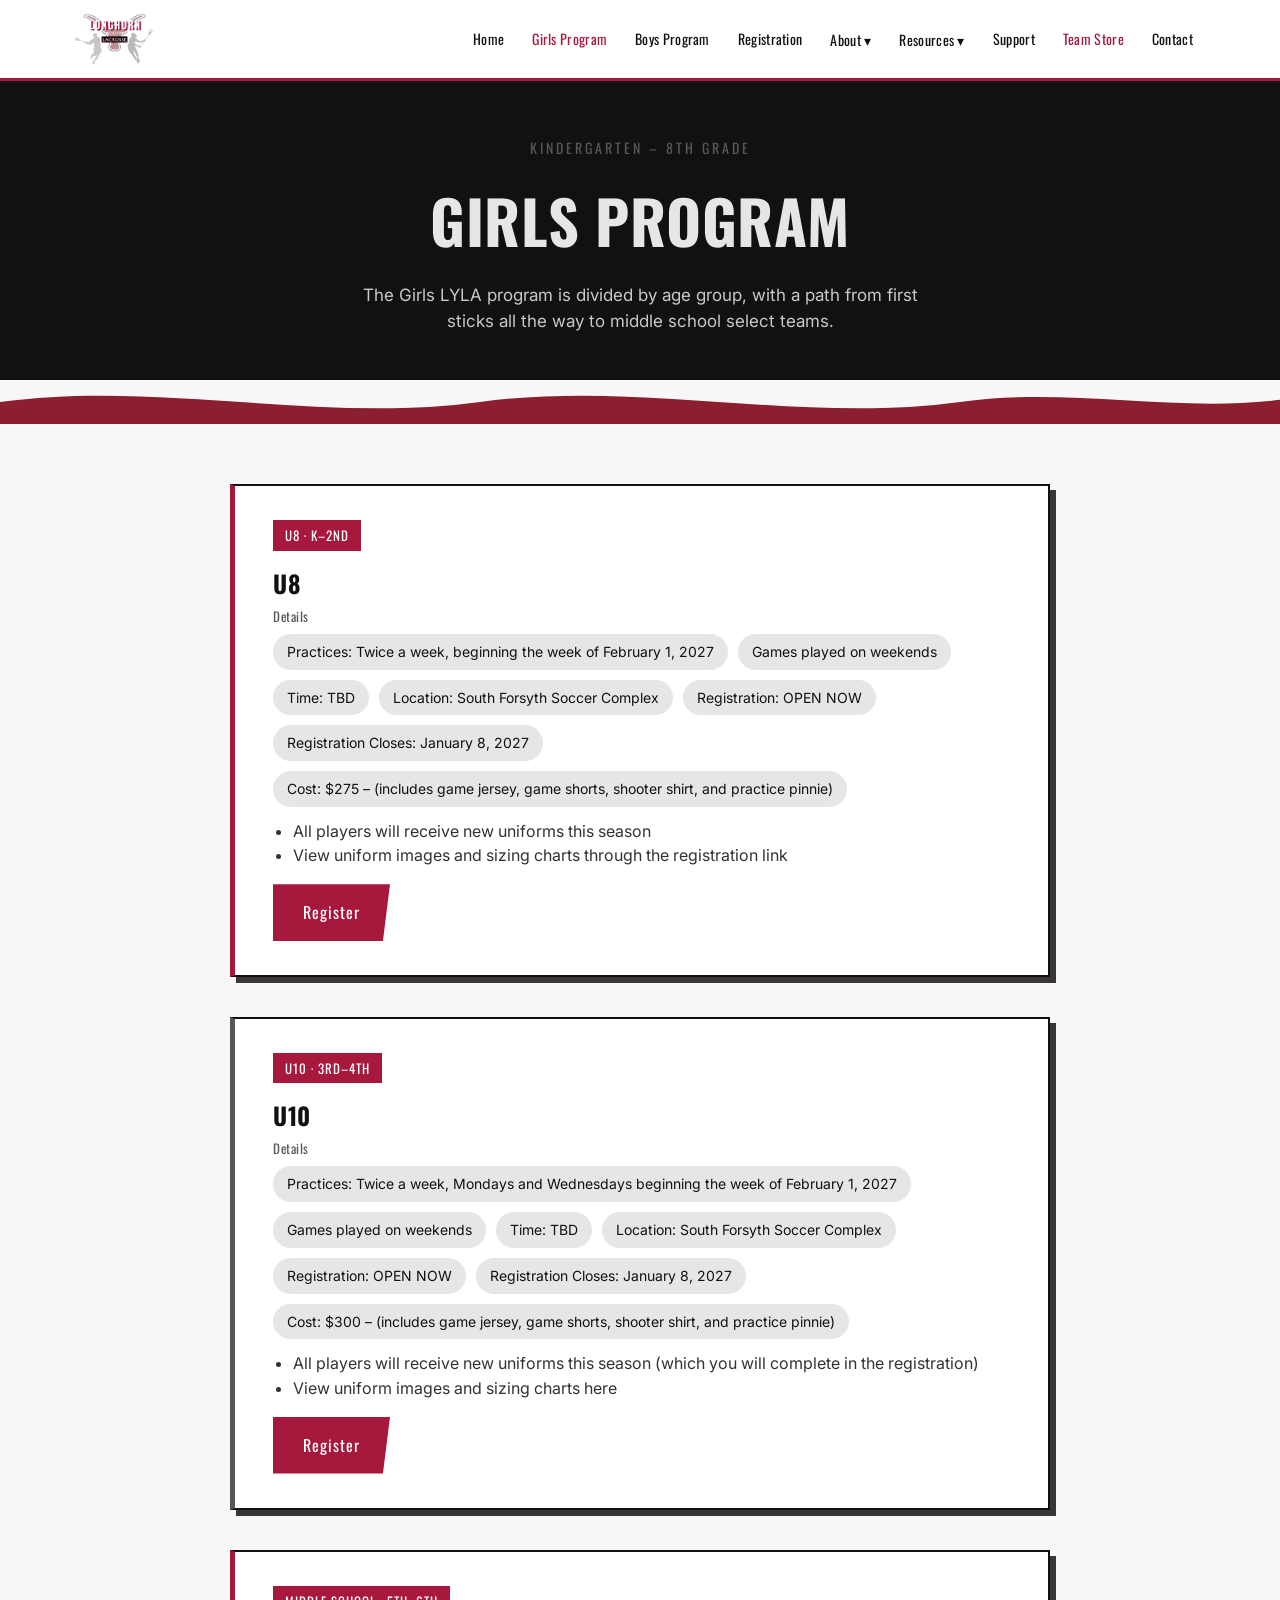
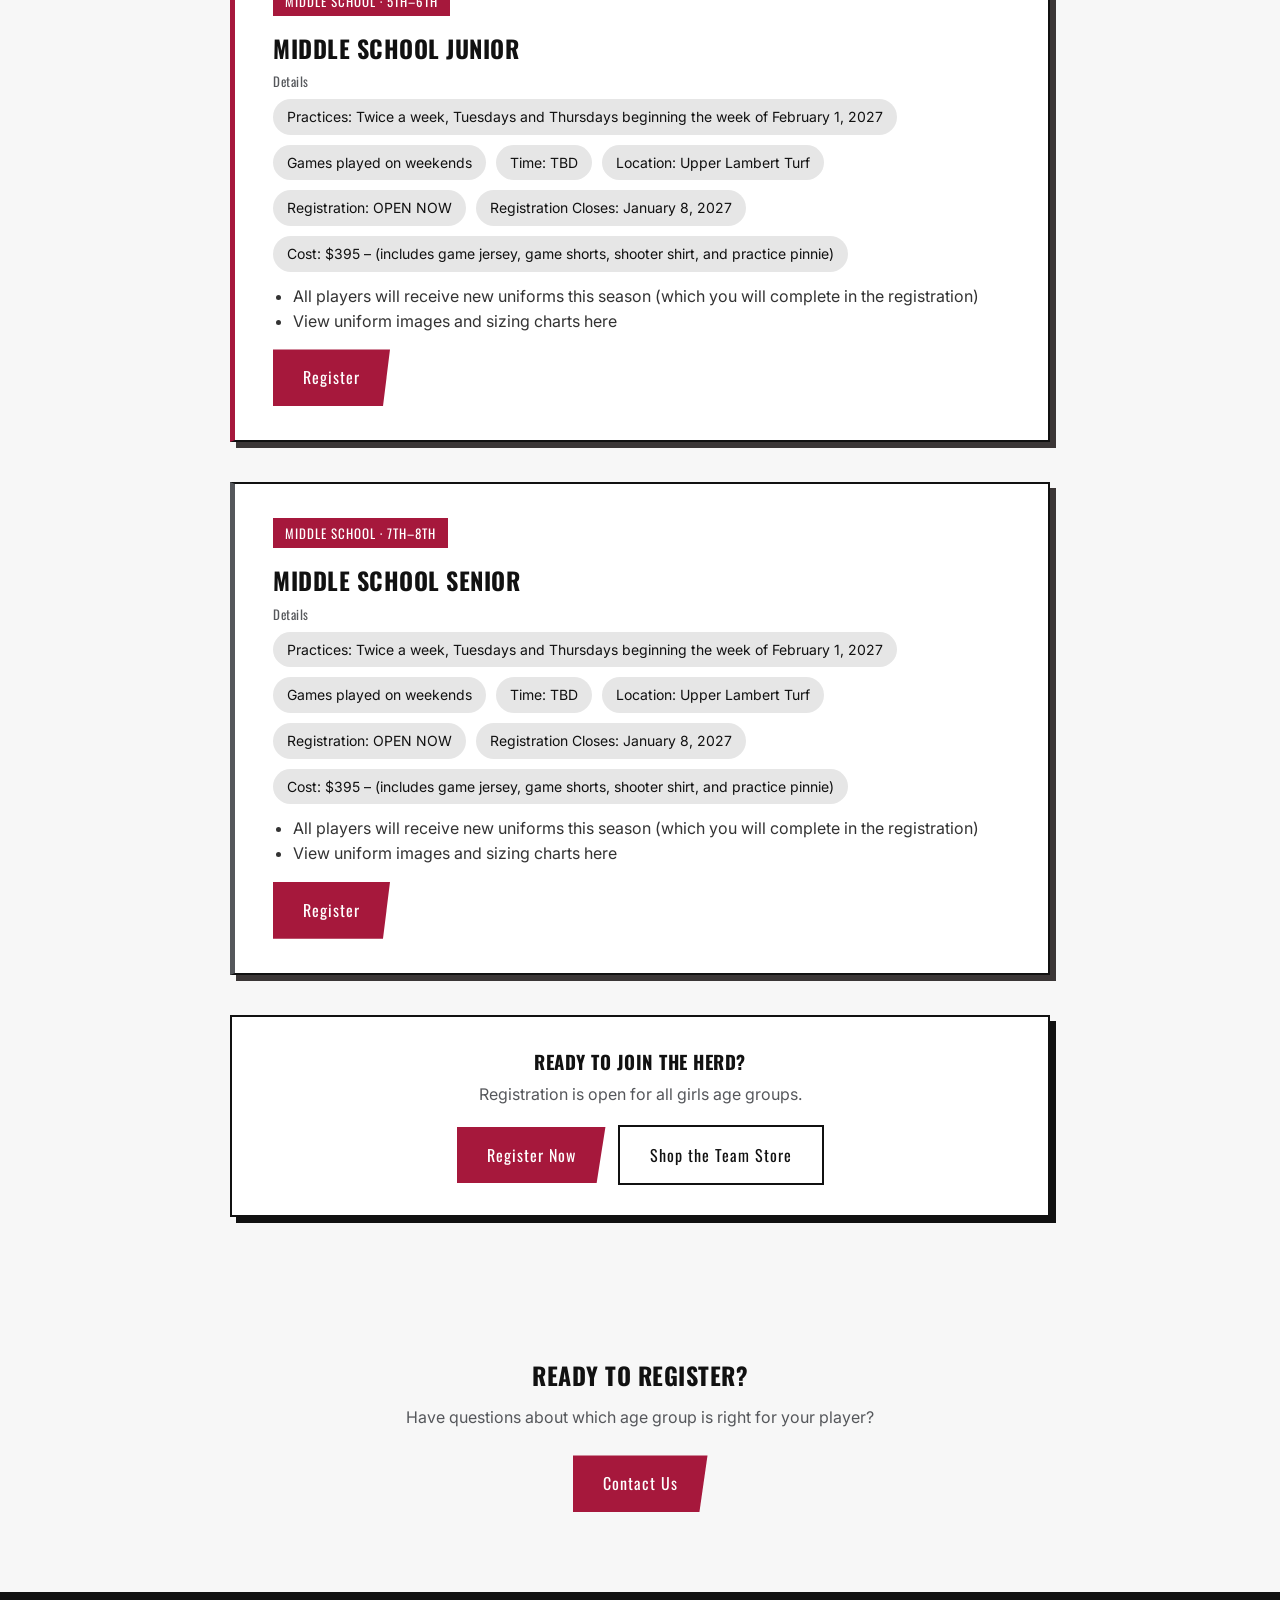
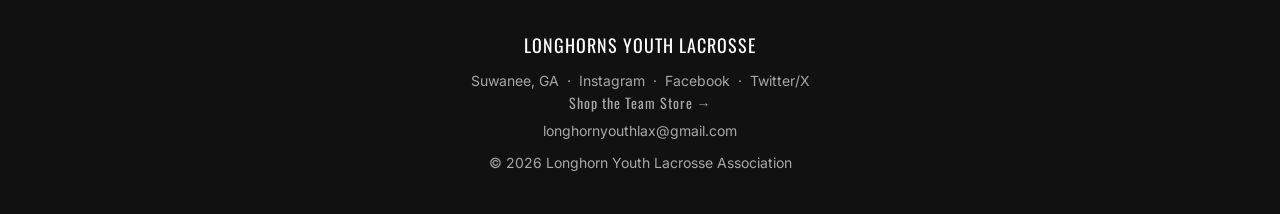
<file: girls.html>
<!DOCTYPE html>
<html lang="en">
<head>
<meta charset="UTF-8">
<meta name="viewport" content="width=device-width, initial-scale=1.0">
<title>Girls Program | Longhorns Youth Lacrosse</title>
<meta name="description" content="Girls lacrosse by age group, from first sticks through middle school select teams.">
<meta property="og:title" content="Girls Program | Longhorns Youth Lacrosse">
<meta property="og:description" content="Girls lacrosse by age group, from first sticks through middle school select teams.">
<meta property="og:image" content="https://longhornyouthlax.com/og-image.png">
<meta property="og:url" content="https://longhornyouthlax.com/girls.html">
<meta property="og:type" content="website">
<meta name="twitter:card" content="summary_large_image">
<meta name="twitter:title" content="Girls Program | Longhorns Youth Lacrosse">
<meta name="twitter:description" content="Girls lacrosse by age group, from first sticks through middle school select teams.">
<meta name="twitter:image" content="https://longhornyouthlax.com/og-image.png">
<link rel="preconnect" href="https://fonts.googleapis.com">
<link href="https://fonts.googleapis.com/css2?family=Oswald:wght@500;600;700&family=Inter:wght@400;500;600;700&display=swap" rel="stylesheet">
<link rel="stylesheet" href="styles.css">
</head>
<body>

<header>
  <nav class="wrap">
    <a class="brand" href="index.html">
      <img src="lyla-logo.png" alt="Longhorns Youth Lacrosse">
    </a>
    <button class="burger" aria-label="Menu">☰</button>
    <div class="navlinks">
      <a href="index.html">Home</a>
      <a href="girls.html" class="active">Girls Program</a>
      <a href="boys.html">Boys Program</a>
      <a href="registration.html">Registration</a>
      <div class="dropdown">
        <button>About ▾</button>
        <div class="dropdown-menu">
          <a href="about.html#board">Board</a>
          <a href="about.html#staff">Staff</a>
          <a href="about.html#boys-coaches">Boys Coaches</a>
          <a href="about.html#girls-coaches">Girls Coaches</a>
          <a href="contact.html">Get in Touch</a>
        </div>
      </div>
      <div class="dropdown">
        <button>Resources ▾</button>
        <div class="dropdown-menu">
          <a href="resources.html#handbook">Parent Handbook</a>
          <a href="resources.html#faq">FAQ</a>
          <a href="resources.html#fields">Fields / Facilities</a>
          <a href="resources.html#wallball">Weekly Wall Ball Challenge</a>
        </div>
      </div>
      <a href="support.html">Support</a>
      <a href="https://bsnteamsports.com/shop/ZLGwfsvvgg" target="_blank" rel="noopener" class="nav-store">Team Store</a>
      <a href="contact.html">Contact</a>
    </div>
  </nav>
</header>

<section class="page-hero girls">
  <div class="wrap">
    <div class="eyebrow">KINDERGARTEN – 8TH GRADE</div>
    <h1>Girls Program</h1>
    <p>The Girls LYLA program is divided by age group, with a path from first sticks all the way to middle school select teams.</p>
  </div>
</section>

<div class="horn-divider">
  <svg viewBox="0 0 1200 40" preserveAspectRatio="none" xmlns="http://www.w3.org/2000/svg">
    <path d="M0,20 C150,0 300,40 450,20 C600,0 750,40 900,20 C1000,6 1100,30 1200,18 L1200,40 L0,40 Z" fill="#8C1F2F"/>
  </svg>
</div>

<section class="age-groups">
  <div class="wrap">

    <div class="age-group">
      <span class="grade">U8 · K–2ND</span>
      <h3>U8</h3>
      <div class="equip-label">Details</div>
      <div class="equip-list">
        <span>Practices: Twice a week, beginning the week of February 1, 2027</span>
        <span>Games played on weekends</span>
        <span>Time: TBD</span>
        <span>Location: South Forsyth Soccer Complex</span>
        <span>Registration: OPEN NOW</span>
        <span>Registration Closes: January 8, 2027</span>
        <span>Cost: $275 – (includes game jersey, game shorts, shooter shirt, and practice pinnie)</span>
      </div>
      <ul style="margin:12px 0 0 20px;color:#333;">
        <li>All players will receive new uniforms this season</li>
        <li>View uniform images and sizing charts through the registration link</li>
      </ul>
      <a href="https://register.teamsnap.com/form/OjAmOjOiELSqUfiS4iaKf" target="_blank" rel="noopener" class="btn btn-red" style="margin-top:16px;">Register</a>
    </div>

    <div class="age-group">
      <span class="grade">U10 · 3RD–4TH</span>
      <h3>U10</h3>
      <div class="equip-label">Details</div>
      <div class="equip-list">
        <span>Practices: Twice a week, Mondays and Wednesdays beginning the week of February 1, 2027</span>
        <span>Games played on weekends</span>
        <span>Time: TBD</span>
        <span>Location: South Forsyth Soccer Complex</span>
        <span>Registration: OPEN NOW</span>
        <span>Registration Closes: January 8, 2027</span>
        <span>Cost: $300 – (includes game jersey, game shorts, shooter shirt, and practice pinnie)</span>
      </div>
      <ul style="margin:12px 0 0 20px;color:#333;">
        <li>All players will receive new uniforms this season (which you will complete in the registration)</li>
        <li>View <a href="girls-uniform.png" target="_blank" rel="noopener">uniform images</a> and <a href="girls-size-chart.png" target="_blank" rel="noopener">sizing charts</a> here</li>
      </ul>
      <a href="https://register.teamsnap.com/form/OjAmOjOiELSqUfiS4iaKf" target="_blank" rel="noopener" class="btn btn-red" style="margin-top:16px;">Register</a>
    </div>

    <div class="age-group">
      <span class="grade">MIDDLE SCHOOL · 5TH–6TH</span>
      <h3>Middle School Junior</h3>
      <div class="equip-label">Details</div>
      <div class="equip-list">
        <span>Practices: Twice a week, Tuesdays and Thursdays beginning the week of February 1, 2027</span>
        <span>Games played on weekends</span>
        <span>Time: TBD</span>
        <span>Location: Upper Lambert Turf</span>
        <span>Registration: OPEN NOW</span>
        <span>Registration Closes: January 8, 2027</span>
        <span>Cost: $395 – (includes game jersey, game shorts, shooter shirt, and practice pinnie)</span>
      </div>
      <ul style="margin:12px 0 0 20px;color:#333;">
        <li>All players will receive new uniforms this season (which you will complete in the registration)</li>
        <li>View <a href="girls-uniform.png" target="_blank" rel="noopener">uniform images</a> and <a href="girls-size-chart.png" target="_blank" rel="noopener">sizing charts</a> here</li>
      </ul>
      <a href="https://register.teamsnap.com/form/OjAmOjOiELSqUfiS4iaKf" target="_blank" rel="noopener" class="btn btn-red" style="margin-top:16px;">Register</a>
    </div>

    <div class="age-group">
      <span class="grade">MIDDLE SCHOOL · 7TH–8TH</span>
      <h3>Middle School Senior</h3>
      <div class="equip-label">Details</div>
      <div class="equip-list">
        <span>Practices: Twice a week, Tuesdays and Thursdays beginning the week of February 1, 2027</span>
        <span>Games played on weekends</span>
        <span>Time: TBD</span>
        <span>Location: Upper Lambert Turf</span>
        <span>Registration: OPEN NOW</span>
        <span>Registration Closes: January 8, 2027</span>
        <span>Cost: $395 – (includes game jersey, game shorts, shooter shirt, and practice pinnie)</span>
      </div>
      <ul style="margin:12px 0 0 20px;color:#333;">
        <li>All players will receive new uniforms this season (which you will complete in the registration)</li>
        <li>View <a href="girls-uniform.png" target="_blank" rel="noopener">uniform images</a> and <a href="girls-size-chart.png" target="_blank" rel="noopener">sizing charts</a> here</li>
      </ul>
      <a href="https://register.teamsnap.com/form/OjAmOjOiELSqUfiS4iaKf" target="_blank" rel="noopener" class="btn btn-red" style="margin-top:16px;">Register</a>
    </div>

    <div class="girls-cta">
      <h3>Ready to join the herd?</h3>
      <p>Registration is open for all girls age groups.</p>
      <a href="https://register.teamsnap.com/form/OjAmOjOiELSqUfiS4iaKf" target="_blank" rel="noopener" class="btn btn-red">Register Now</a>
      <a href="https://bsnteamsports.com/shop/ZLGwfsvvgg" target="_blank" rel="noopener" class="btn btn-outline-dark">Shop the Team Store</a>
    </div>

  </div>
</section>

<section class="contact">
  <div class="wrap" style="text-align:center;">
    <h2 style="margin-bottom:10px;">Ready to register?</h2>
    <p style="color:var(--gray);margin-bottom:26px;">Have questions about which age group is right for your player?</p>
    <a href="contact.html" class="btn btn-red">Contact Us</a>
  </div>
</section>

<footer>
  <div class="wrap">
    <div class="fh">LONGHORNS YOUTH LACROSSE</div>
    <p>Suwanee, GA &nbsp;·&nbsp; <a href="https://www.instagram.com/longhornyouthlax/" target="_blank" rel="noopener">Instagram</a> &nbsp;·&nbsp; <a href="https://www.facebook.com/LonghornYouthLax/" target="_blank" rel="noopener">Facebook</a> &nbsp;·&nbsp; <a href="https://twitter.com/YouthLonghorn" target="_blank" rel="noopener">Twitter/X</a></p>
    <p><a href="https://bsnteamsports.com/shop/ZLGwfsvvgg" target="_blank" rel="noopener" class="footer-store">Shop the Team Store →</a></p>
    <p class="contact-line">longhornyouthlax@gmail.com</p>
    <p style="margin-top:10px;">© 2026 Longhorn Youth Lacrosse Association</p>
  </div>
</footer>

<script src="script.js"></script>
</body>
</html>
</file>
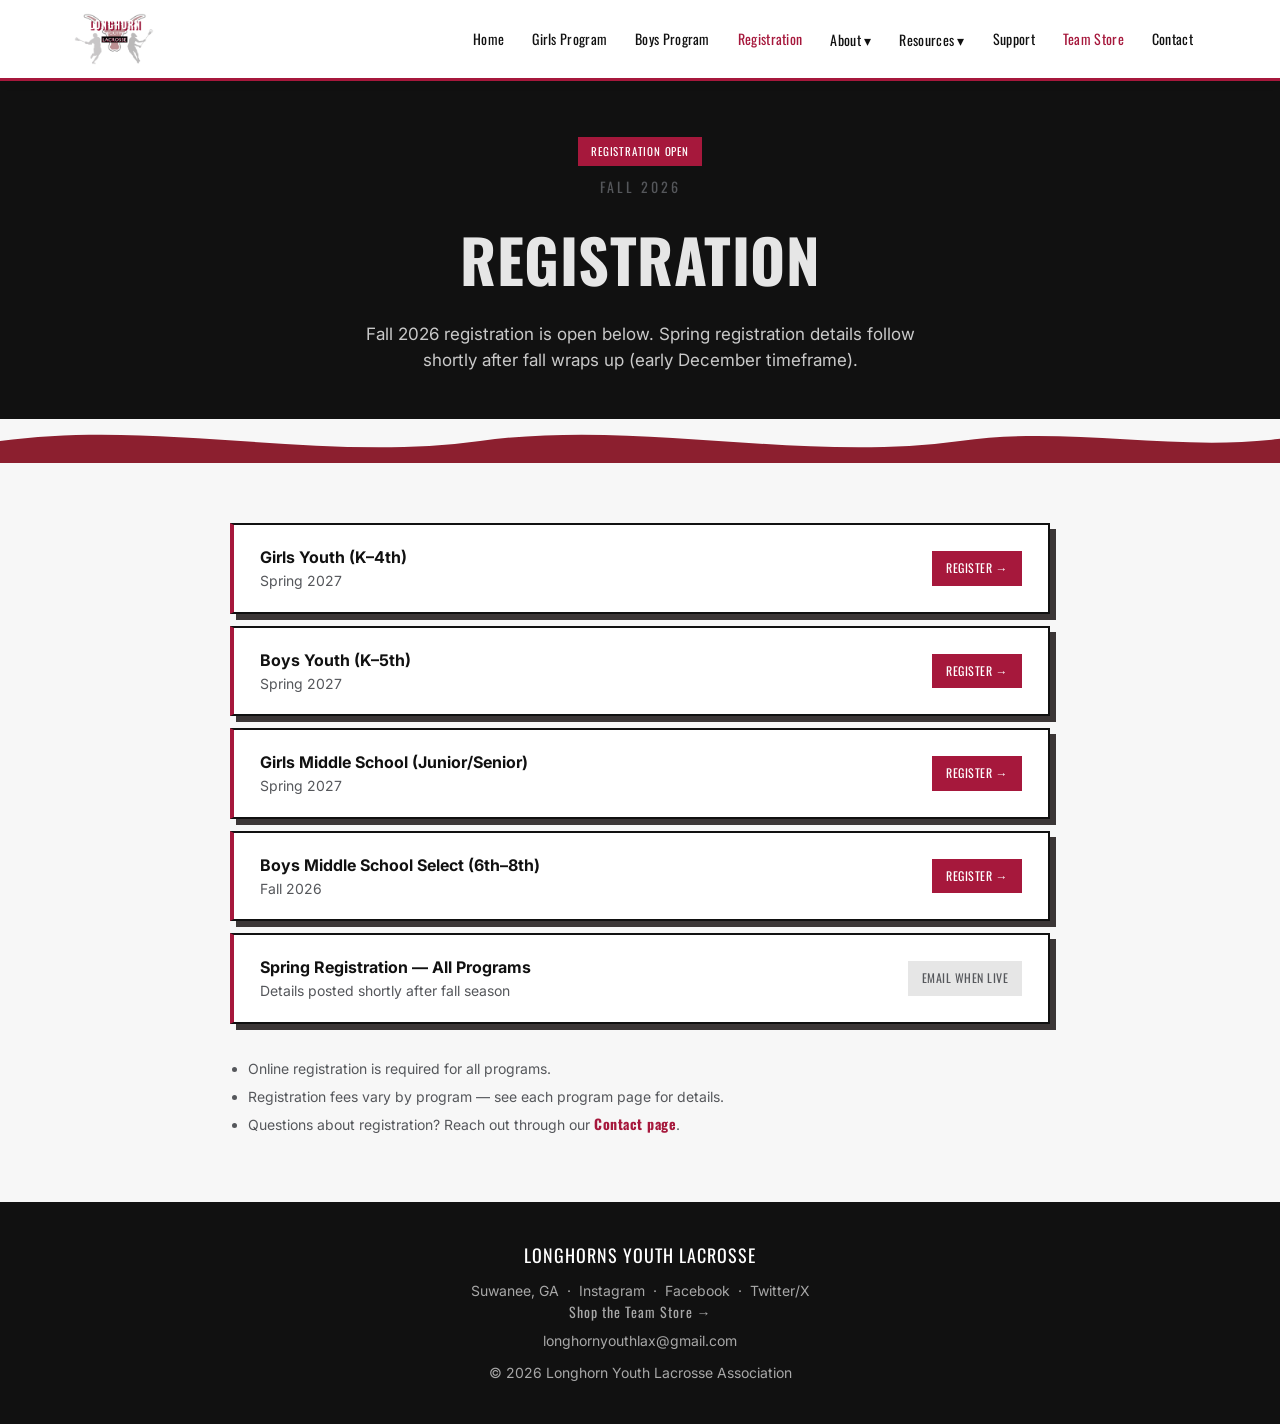
<file: registration.html>
<!DOCTYPE html>
<html lang="en">
<head>
<meta charset="UTF-8">
<meta name="viewport" content="width=device-width, initial-scale=1.0">
<title>Registration | Longhorns Youth Lacrosse</title>
<meta name="description" content="Registration links and info for all LYLA programs.">
<meta property="og:title" content="Registration | Longhorns Youth Lacrosse">
<meta property="og:description" content="Registration links and info for all LYLA programs.">
<meta property="og:image" content="https://longhornyouthlax.com/og-image.png">
<meta property="og:url" content="https://longhornyouthlax.com/registration.html">
<meta property="og:type" content="website">
<meta name="twitter:card" content="summary_large_image">
<meta name="twitter:title" content="Registration | Longhorns Youth Lacrosse">
<meta name="twitter:description" content="Registration links and info for all LYLA programs.">
<meta name="twitter:image" content="https://longhornyouthlax.com/og-image.png">
<link rel="preconnect" href="https://fonts.googleapis.com">
<link href="https://fonts.googleapis.com/css2?family=Oswald:wght@500;600;700&family=Inter:wght@400;500;600;700&display=swap" rel="stylesheet">
<link rel="stylesheet" href="styles.css">
</head>
<body>

<header>
  <nav class="wrap">
    <a class="brand" href="index.html">
      <img src="lyla-logo.png" alt="Longhorns Youth Lacrosse">
    </a>
    <button class="burger" aria-label="Menu">☰</button>
    <div class="navlinks">
      <a href="index.html">Home</a>
      <a href="girls.html">Girls Program</a>
      <a href="boys.html">Boys Program</a>
      <a href="registration.html" class="active">Registration</a>
      <div class="dropdown">
        <button>About ▾</button>
        <div class="dropdown-menu">
          <a href="about.html#board">Board</a>
          <a href="about.html#staff">Staff</a>
          <a href="about.html#boys-coaches">Boys Coaches</a>
          <a href="about.html#girls-coaches">Girls Coaches</a>
          <a href="contact.html">Get in Touch</a>
        </div>
      </div>
      <div class="dropdown">
        <button>Resources ▾</button>
        <div class="dropdown-menu">
          <a href="resources.html#handbook">Parent Handbook</a>
          <a href="resources.html#faq">FAQ</a>
          <a href="resources.html#fields">Fields / Facilities</a>
          <a href="resources.html#wallball">Weekly Wall Ball Challenge</a>
        </div>
      </div>
      <a href="support.html">Support</a>
      <a href="https://bsnteamsports.com/shop/ZLGwfsvvgg" target="_blank" rel="noopener" class="nav-store">Team Store</a>
      <a href="contact.html">Contact</a>
    </div>
  </nav>
</header>

<section class="page-hero girls">
  <div class="wrap">
    <div class="chip solid">REGISTRATION OPEN</div>
    <div class="eyebrow">FALL 2026</div>
    <h1>Registration</h1>
    <p>Fall 2026 registration is open below. Spring registration details follow shortly after fall wraps up (early December timeframe).</p>
  </div>
</section>

<div class="horn-divider">
  <svg viewBox="0 0 1200 40" preserveAspectRatio="none" xmlns="http://www.w3.org/2000/svg">
    <path d="M0,20 C150,0 300,40 450,20 C600,0 750,40 900,20 C1000,6 1100,30 1200,18 L1200,40 L0,40 Z" fill="#8C1F2F"/>
  </svg>
</div>

<section class="age-groups">
  <div class="wrap">
    <div class="reg-list">
      <div class="reg-row">
        <div><div class="prog-name">Girls Youth (K–4th)</div><div class="prog-sub">Spring 2027</div></div>
        <a href="https://register.teamsnap.com/form/OjAmOjOiELSqUfiS4iaKf" target="_blank" rel="noopener" class="status open">REGISTER →</a>
      </div>
      <div class="reg-row">
        <div><div class="prog-name">Boys Youth (K–5th)</div><div class="prog-sub">Spring 2027</div></div>
        <a href="https://register.teamsnap.com/form/OjAmOjOiELSqUfiS4iaKf" target="_blank" rel="noopener" class="status open">REGISTER →</a>
      </div>
      <div class="reg-row">
        <div><div class="prog-name">Girls Middle School (Junior/Senior)</div><div class="prog-sub">Spring 2027</div></div>
        <a href="https://register.teamsnap.com/form/OjAmOjOiELSqUfiS4iaKf" target="_blank" rel="noopener" class="status open">REGISTER →</a>
      </div>
      <div class="reg-row">
        <div><div class="prog-name">Boys Middle School Select (6th–8th)</div><div class="prog-sub">Fall 2026</div></div>
        <a href="https://go.teamsnap.com/forms/527574" target="_blank" rel="noopener" class="status open">REGISTER →</a>
      </div>
      <div class="reg-row">
        <div><div class="prog-name">Spring Registration — All Programs</div><div class="prog-sub">Details posted shortly after fall season</div></div>
        <div class="status">EMAIL WHEN LIVE</div>
      </div>
    </div>

    <ul class="reg-note">
      <li>Online registration is required for all programs.</li>
      <li>Registration fees vary by program — see each program page for details.</li>
      <li>Questions about registration? Reach out through our <a href="contact.html" class="link-red">Contact page</a>.</li>
    </ul>
  </div>
</section>

<footer>
  <div class="wrap">
    <div class="fh">LONGHORNS YOUTH LACROSSE</div>
    <p>Suwanee, GA &nbsp;·&nbsp; <a href="https://www.instagram.com/longhornyouthlax/" target="_blank" rel="noopener">Instagram</a> &nbsp;·&nbsp; <a href="https://www.facebook.com/LonghornYouthLax/" target="_blank" rel="noopener">Facebook</a> &nbsp;·&nbsp; <a href="https://twitter.com/YouthLonghorn" target="_blank" rel="noopener">Twitter/X</a></p>
    <p><a href="https://bsnteamsports.com/shop/ZLGwfsvvgg" target="_blank" rel="noopener" class="footer-store">Shop the Team Store →</a></p>
    <p class="contact-line">longhornyouthlax@gmail.com</p>
    <p style="margin-top:10px;">© 2026 Longhorn Youth Lacrosse Association</p>
  </div>
</footer>

<script src="script.js"></script>
</body>
</html>
</file>
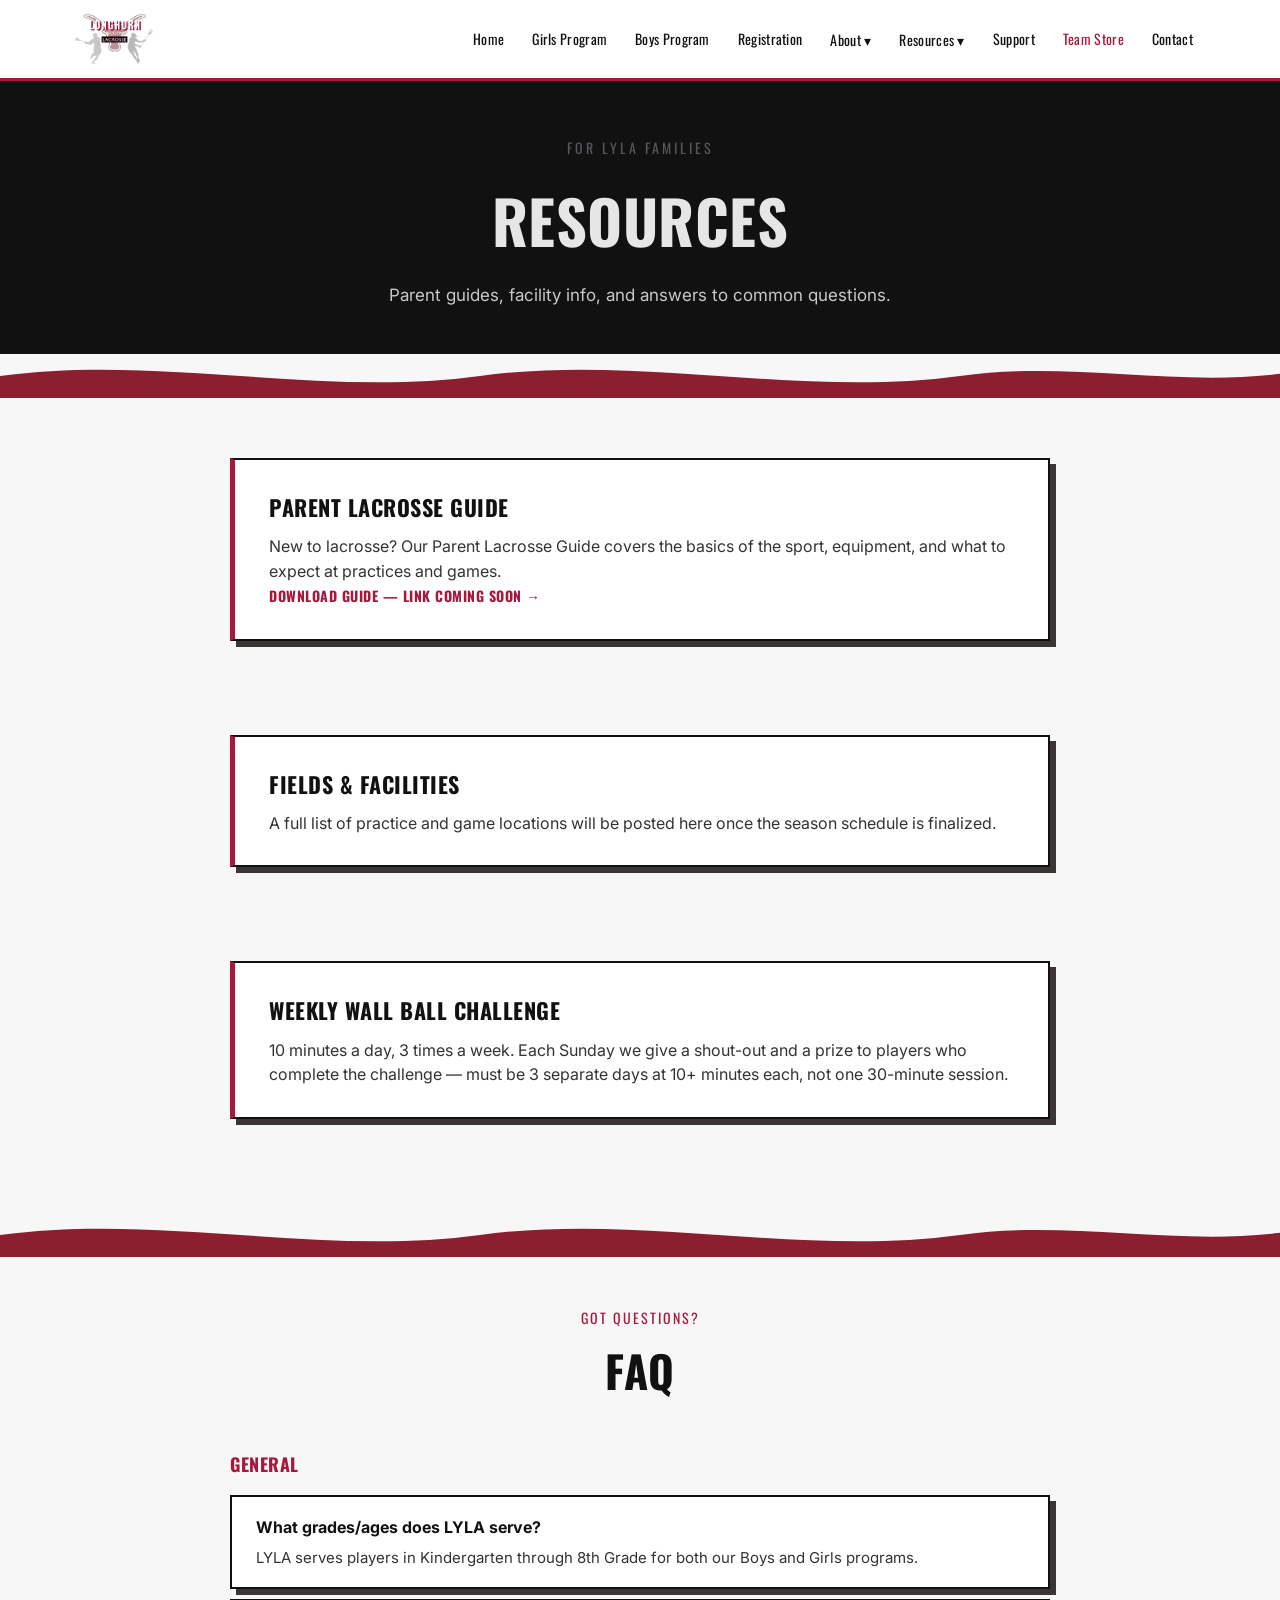
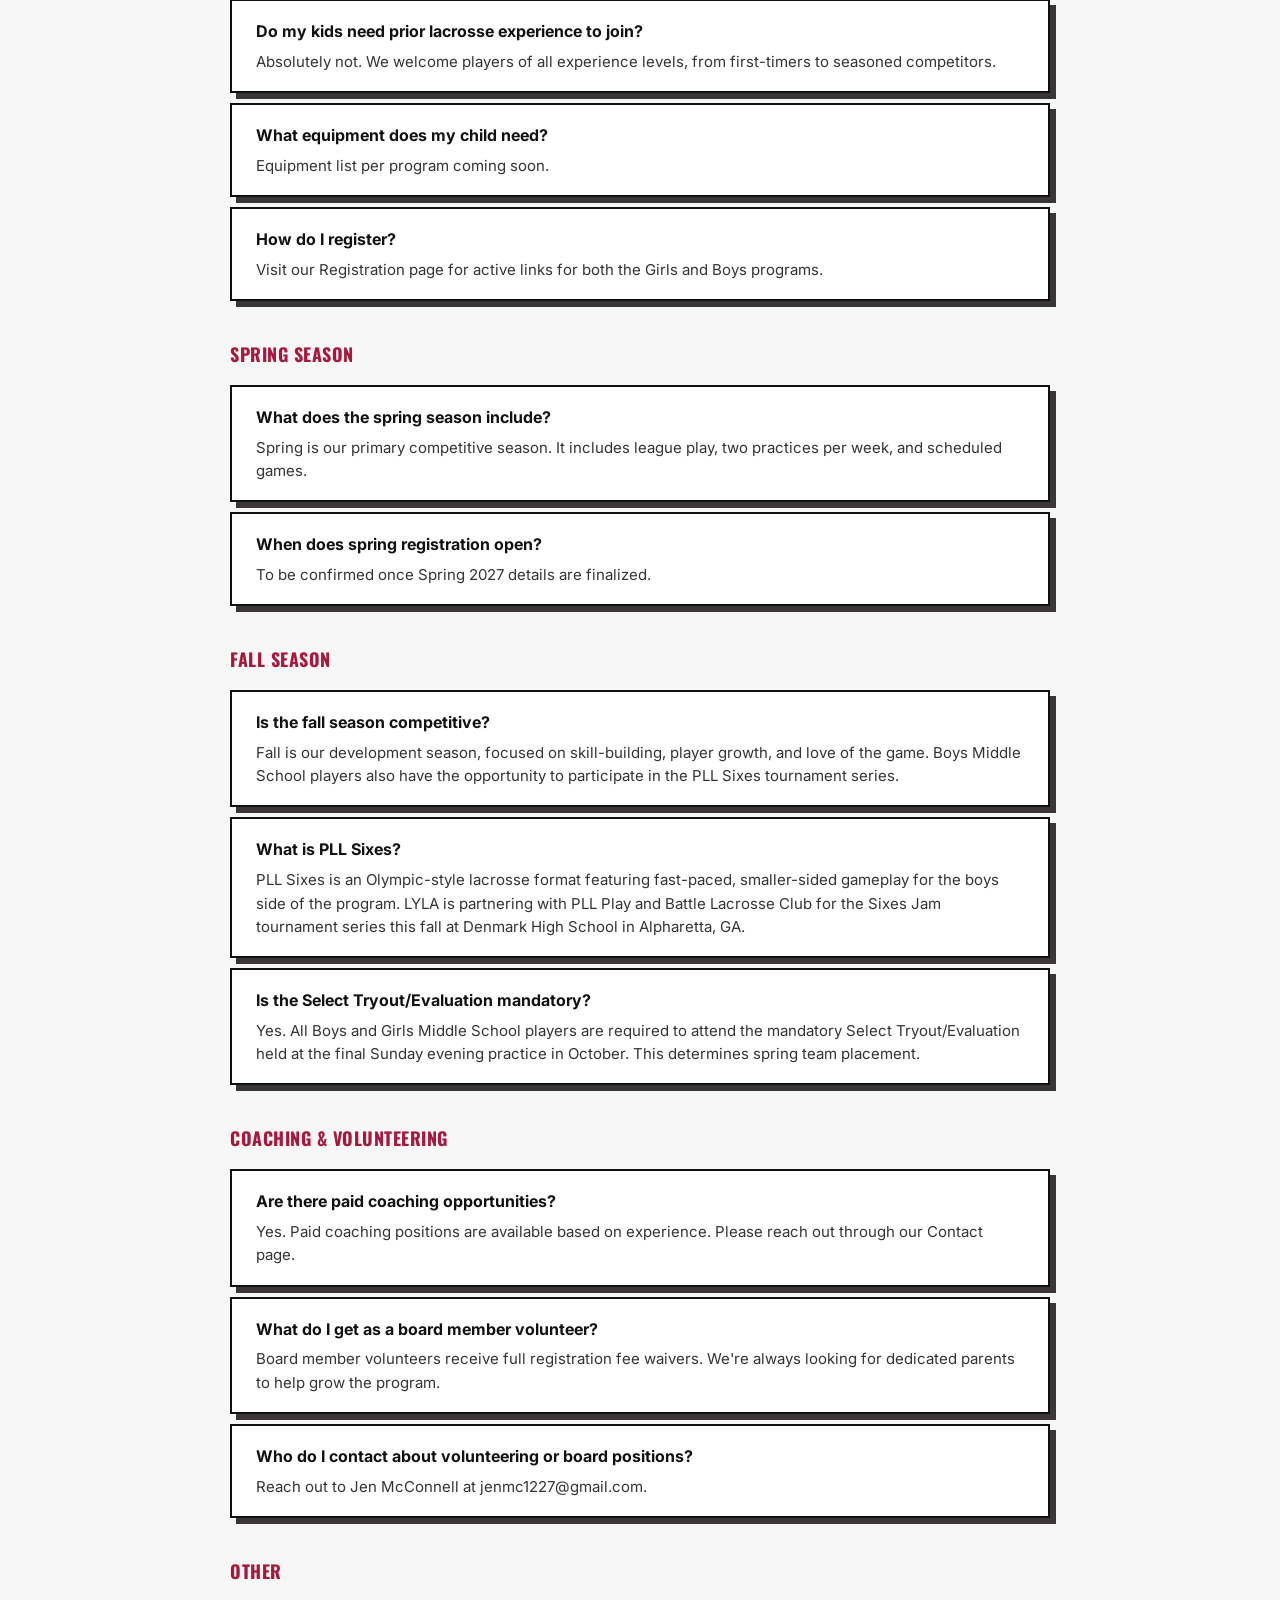
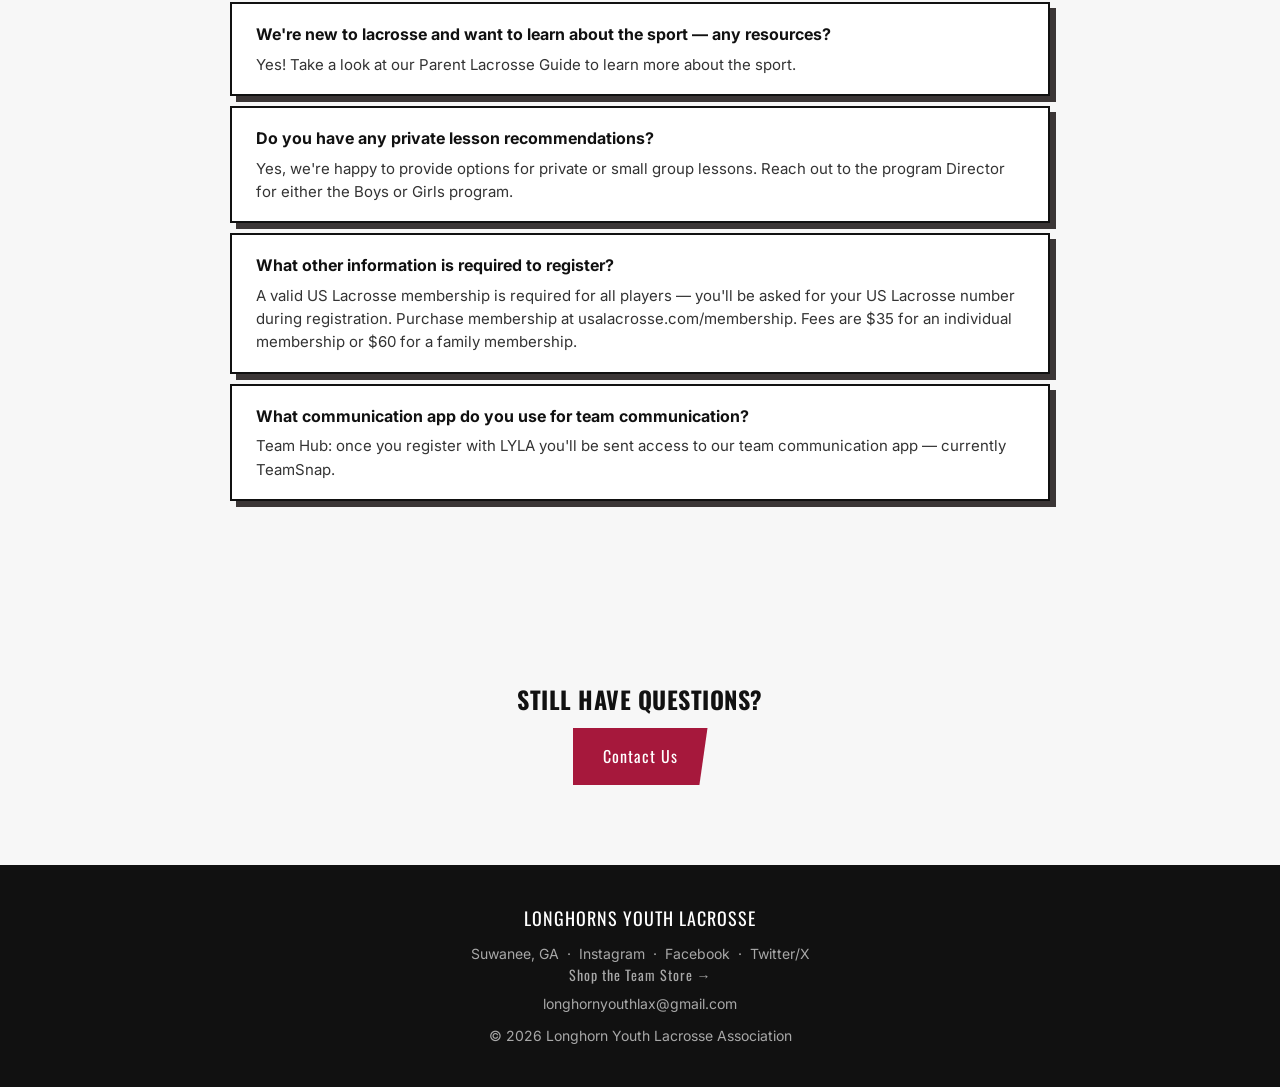
<file: resources.html>
<!DOCTYPE html>
<html lang="en">
<head>
<meta charset="UTF-8">
<meta name="viewport" content="width=device-width, initial-scale=1.0">
<title>Resources | Longhorns Youth Lacrosse</title>
<meta name="description" content="Parent guides, FAQs, and facility info for LYLA families.">
<meta property="og:title" content="Resources | Longhorns Youth Lacrosse">
<meta property="og:description" content="Parent guides, FAQs, and facility info for LYLA families.">
<meta property="og:image" content="https://longhornyouthlax.com/og-image.png">
<meta property="og:url" content="https://longhornyouthlax.com/resources.html">
<meta property="og:type" content="website">
<meta name="twitter:card" content="summary_large_image">
<meta name="twitter:title" content="Resources | Longhorns Youth Lacrosse">
<meta name="twitter:description" content="Parent guides, FAQs, and facility info for LYLA families.">
<meta name="twitter:image" content="https://longhornyouthlax.com/og-image.png">
<link rel="preconnect" href="https://fonts.googleapis.com">
<link href="https://fonts.googleapis.com/css2?family=Oswald:wght@500;600;700&family=Inter:wght@400;500;600;700&display=swap" rel="stylesheet">
<link rel="stylesheet" href="styles.css">
</head>
<body>

<header>
  <nav class="wrap">
    <a class="brand" href="index.html">
      <img src="lyla-logo.png" alt="Longhorns Youth Lacrosse">
    </a>
    <button class="burger" aria-label="Menu">☰</button>
    <div class="navlinks">
      <a href="index.html">Home</a>
      <a href="girls.html">Girls Program</a>
      <a href="boys.html">Boys Program</a>
      <a href="registration.html">Registration</a>
      <div class="dropdown">
        <button>About ▾</button>
        <div class="dropdown-menu">
          <a href="about.html#board">Board</a>
          <a href="about.html#staff">Staff</a>
          <a href="about.html#boys-coaches">Boys Coaches</a>
          <a href="about.html#girls-coaches">Girls Coaches</a>
          <a href="contact.html">Get in Touch</a>
        </div>
      </div>
      <div class="dropdown">
        <button class="active">Resources ▾</button>
        <div class="dropdown-menu">
          <a href="resources.html#handbook">Parent Handbook</a>
          <a href="resources.html#faq">FAQ</a>
          <a href="resources.html#fields">Fields / Facilities</a>
          <a href="resources.html#wallball">Weekly Wall Ball Challenge</a>
        </div>
      </div>
      <a href="support.html">Support</a>
      <a href="https://bsnteamsports.com/shop/ZLGwfsvvgg" target="_blank" rel="noopener" class="nav-store">Team Store</a>
      <a href="contact.html">Contact</a>
    </div>
  </nav>
</header>

<section class="page-hero girls">
  <div class="wrap">
    <div class="eyebrow">FOR LYLA FAMILIES</div>
    <h1>Resources</h1>
    <p>Parent guides, facility info, and answers to common questions.</p>
  </div>
</section>

<div class="horn-divider">
  <svg viewBox="0 0 1200 40" preserveAspectRatio="none" xmlns="http://www.w3.org/2000/svg">
    <path d="M0,20 C150,0 300,40 450,20 C600,0 750,40 900,20 C1000,6 1100,30 1200,18 L1200,40 L0,40 Z" fill="#8C1F2F"/>
  </svg>
</div>

<section class="age-groups" id="handbook">
  <div class="wrap">
    <div class="resource-block">
      <h3>Parent Lacrosse Guide</h3>
      <p>New to lacrosse? Our Parent Lacrosse Guide covers the basics of the sport, equipment, and what to expect at practices and games.</p>
      <a href="#" class="link-red">DOWNLOAD GUIDE — LINK COMING SOON →</a>
    </div>
  </div>
</section>

<section class="age-groups" id="fields" style="padding-top:0;">
  <div class="wrap">
    <div class="resource-block">
      <h3>Fields &amp; Facilities</h3>
      <p>A full list of practice and game locations will be posted here once the season schedule is finalized.</p>
    </div>
  </div>
</section>

<section class="age-groups" id="wallball" style="padding-top:0;">
  <div class="wrap">
    <div class="resource-block">
      <h3>Weekly Wall Ball Challenge</h3>
      <p>10 minutes a day, 3 times a week. Each Sunday we give a shout-out and a prize to players who complete the challenge — must be 3 separate days at 10+ minutes each, not one 30-minute session.</p>
    </div>
  </div>
</section>

<div class="horn-divider">
  <svg viewBox="0 0 1200 40" preserveAspectRatio="none" xmlns="http://www.w3.org/2000/svg">
    <path d="M0,20 C150,0 300,40 450,20 C600,0 750,40 900,20 C1000,6 1100,30 1200,18 L1200,40 L0,40 Z" fill="#8C1F2F"/>
  </svg>
</div>

<section class="age-groups" id="faq" style="padding-top:50px;">
  <div class="wrap">
    <div class="section-head">
      <div class="kicker">GOT QUESTIONS?</div>
      <h2 style="color:var(--black);">FAQ</h2>
    </div>

    <div class="faq-group">
      <h3>General</h3>
      <div class="faq-item"><div class="q">What grades/ages does LYLA serve?</div><div class="a">LYLA serves players in Kindergarten through 8th Grade for both our Boys and Girls programs.</div></div>
      <div class="faq-item"><div class="q">Do my kids need prior lacrosse experience to join?</div><div class="a">Absolutely not. We welcome players of all experience levels, from first-timers to seasoned competitors.</div></div>
      <div class="faq-item"><div class="q">What equipment does my child need?</div><div class="a">Equipment list per program coming soon.</div></div>
      <div class="faq-item"><div class="q">How do I register?</div><div class="a">Visit our Registration page for active links for both the Girls and Boys programs.</div></div>
    </div>

    <div class="faq-group">
      <h3>Spring Season</h3>
      <div class="faq-item"><div class="q">What does the spring season include?</div><div class="a">Spring is our primary competitive season. It includes league play, two practices per week, and scheduled games.</div></div>
      <div class="faq-item"><div class="q">When does spring registration open?</div><div class="a">To be confirmed once Spring 2027 details are finalized.</div></div>
    </div>

    <div class="faq-group">
      <h3>Fall Season</h3>
      <div class="faq-item"><div class="q">Is the fall season competitive?</div><div class="a">Fall is our development season, focused on skill-building, player growth, and love of the game. Boys Middle School players also have the opportunity to participate in the PLL Sixes tournament series.</div></div>
      <div class="faq-item"><div class="q">What is PLL Sixes?</div><div class="a">PLL Sixes is an Olympic-style lacrosse format featuring fast-paced, smaller-sided gameplay for the boys side of the program. LYLA is partnering with PLL Play and Battle Lacrosse Club for the Sixes Jam tournament series this fall at Denmark High School in Alpharetta, GA.</div></div>
      <div class="faq-item"><div class="q">Is the Select Tryout/Evaluation mandatory?</div><div class="a">Yes. All Boys and Girls Middle School players are required to attend the mandatory Select Tryout/Evaluation held at the final Sunday evening practice in October. This determines spring team placement.</div></div>
    </div>

    <div class="faq-group">
      <h3>Coaching &amp; Volunteering</h3>
      <div class="faq-item"><div class="q">Are there paid coaching opportunities?</div><div class="a">Yes. Paid coaching positions are available based on experience. Please reach out through our Contact page.</div></div>
      <div class="faq-item"><div class="q">What do I get as a board member volunteer?</div><div class="a">Board member volunteers receive full registration fee waivers. We're always looking for dedicated parents to help grow the program.</div></div>
      <div class="faq-item"><div class="q">Who do I contact about volunteering or board positions?</div><div class="a">Reach out to Jen McConnell at jenmc1227@gmail.com.</div></div>
    </div>

    <div class="faq-group">
      <h3>Other</h3>
      <div class="faq-item"><div class="q">We're new to lacrosse and want to learn about the sport — any resources?</div><div class="a">Yes! Take a look at our Parent Lacrosse Guide to learn more about the sport.</div></div>
      <div class="faq-item"><div class="q">Do you have any private lesson recommendations?</div><div class="a">Yes, we're happy to provide options for private or small group lessons. Reach out to the program Director for either the Boys or Girls program.</div></div>
      <div class="faq-item"><div class="q">What other information is required to register?</div><div class="a">A valid US Lacrosse membership is required for all players — you'll be asked for your US Lacrosse number during registration. Purchase membership at usalacrosse.com/membership. Fees are $35 for an individual membership or $60 for a family membership.</div></div>
      <div class="faq-item"><div class="q">What communication app do you use for team communication?</div><div class="a">Team Hub: once you register with LYLA you'll be sent access to our team communication app — currently TeamSnap.</div></div>
    </div>
  </div>
</section>

<section class="contact">
  <div class="wrap" style="text-align:center;">
    <h2 style="margin-bottom:10px;">Still have questions?</h2>
    <a href="contact.html" class="btn btn-red">Contact Us</a>
  </div>
</section>

<footer>
  <div class="wrap">
    <div class="fh">LONGHORNS YOUTH LACROSSE</div>
    <p>Suwanee, GA &nbsp;·&nbsp; <a href="https://www.instagram.com/longhornyouthlax/" target="_blank" rel="noopener">Instagram</a> &nbsp;·&nbsp; <a href="https://www.facebook.com/LonghornYouthLax/" target="_blank" rel="noopener">Facebook</a> &nbsp;·&nbsp; <a href="https://twitter.com/YouthLonghorn" target="_blank" rel="noopener">Twitter/X</a></p>
    <p><a href="https://bsnteamsports.com/shop/ZLGwfsvvgg" target="_blank" rel="noopener" class="footer-store">Shop the Team Store →</a></p>
    <p class="contact-line">longhornyouthlax@gmail.com</p>
    <p style="margin-top:10px;">© 2026 Longhorn Youth Lacrosse Association</p>
  </div>
</footer>

<script src="script.js"></script>
</body>
</html>
</file>
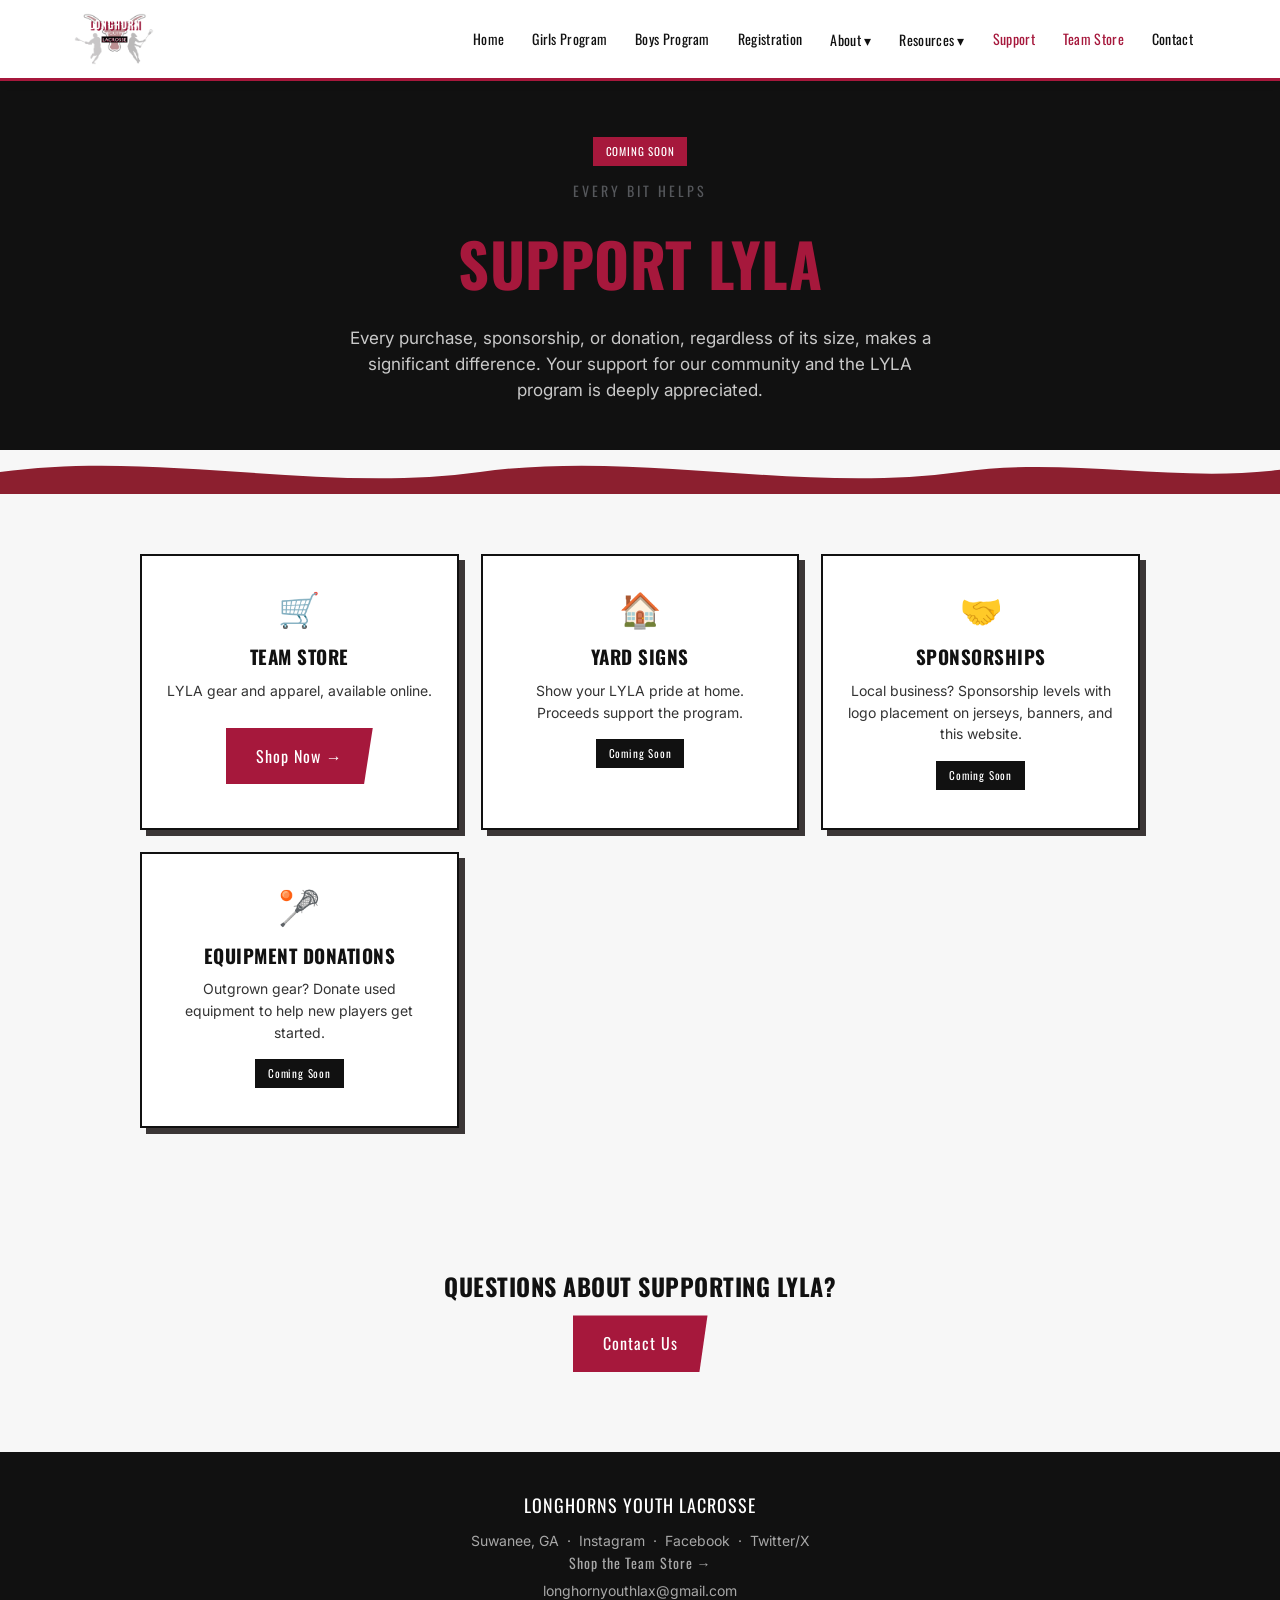
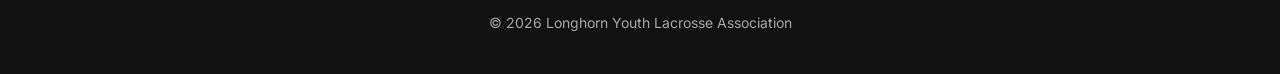
<file: support.html>
<!DOCTYPE html>
<html lang="en">
<head>
<meta charset="UTF-8">
<meta name="viewport" content="width=device-width, initial-scale=1.0">
<title>Support LYLA | Longhorns Youth Lacrosse</title>
<meta name="description" content="Fundraising and sponsorship opportunities supporting Longhorns Youth Lacrosse.">
<meta property="og:title" content="Support LYLA | Longhorns Youth Lacrosse">
<meta property="og:description" content="Fundraising and sponsorship opportunities supporting Longhorns Youth Lacrosse.">
<meta property="og:image" content="https://longhornyouthlax.com/og-image.png">
<meta property="og:url" content="https://longhornyouthlax.com/support.html">
<meta property="og:type" content="website">
<meta name="twitter:card" content="summary_large_image">
<meta name="twitter:title" content="Support LYLA | Longhorns Youth Lacrosse">
<meta name="twitter:description" content="Fundraising and sponsorship opportunities supporting Longhorns Youth Lacrosse.">
<meta name="twitter:image" content="https://longhornyouthlax.com/og-image.png">
<link rel="preconnect" href="https://fonts.googleapis.com">
<link href="https://fonts.googleapis.com/css2?family=Oswald:wght@500;600;700&family=Inter:wght@400;500;600;700&display=swap" rel="stylesheet">
<link rel="stylesheet" href="styles.css">
</head>
<body>

<header>
  <nav class="wrap">
    <a class="brand" href="index.html">
      <img src="lyla-logo.png" alt="Longhorns Youth Lacrosse">
    </a>
    <button class="burger" aria-label="Menu">☰</button>
    <div class="navlinks">
      <a href="index.html">Home</a>
      <a href="girls.html">Girls Program</a>
      <a href="boys.html">Boys Program</a>
      <a href="registration.html">Registration</a>
      <div class="dropdown">
        <button>About ▾</button>
        <div class="dropdown-menu">
          <a href="about.html#board">Board</a>
          <a href="about.html#staff">Staff</a>
          <a href="about.html#boys-coaches">Boys Coaches</a>
          <a href="about.html#girls-coaches">Girls Coaches</a>
          <a href="contact.html">Get in Touch</a>
        </div>
      </div>
      <div class="dropdown">
        <button>Resources ▾</button>
        <div class="dropdown-menu">
          <a href="resources.html#handbook">Parent Handbook</a>
          <a href="resources.html#faq">FAQ</a>
          <a href="resources.html#fields">Fields / Facilities</a>
          <a href="resources.html#wallball">Weekly Wall Ball Challenge</a>
        </div>
      </div>
      <a href="support.html" class="active">Support</a>
      <a href="https://bsnteamsports.com/shop/ZLGwfsvvgg" target="_blank" rel="noopener" class="nav-store">Team Store</a>
      <a href="contact.html">Contact</a>
    </div>
  </nav>
</header>

<section class="page-hero boys">
  <div class="wrap">
    <div class="chip solid" style="margin-bottom:14px;">COMING SOON</div>
    <div class="eyebrow">EVERY BIT HELPS</div>
    <h1>Support LYLA</h1>
    <p>Every purchase, sponsorship, or donation, regardless of its size, makes a significant difference. Your support for our community and the LYLA program is deeply appreciated.</p>
  </div>
</section>

<div class="horn-divider">
  <svg viewBox="0 0 1200 40" preserveAspectRatio="none" xmlns="http://www.w3.org/2000/svg">
    <path d="M0,20 C150,0 300,40 450,20 C600,0 750,40 900,20 C1000,6 1100,30 1200,18 L1200,40 L0,40 Z" fill="#8C1F2F"/>
  </svg>
</div>

<section class="age-groups">
  <div class="wrap">
    <div class="support-grid">
      <div class="support-tile">
        <div class="ico">🛒</div>
        <h3>Team Store</h3>
        <p>LYLA gear and apparel, available online.</p>
        <a href="https://bsnteamsports.com/shop/ZLGwfsvvgg" target="_blank" rel="noopener" class="btn btn-red" style="margin-top:10px;">Shop Now →</a>
      </div>
      <div class="support-tile">
        <div class="ico">🏠</div>
        <h3>Yard Signs</h3>
        <p>Show your LYLA pride at home. Proceeds support the program.</p>
        <span class="chip dark" style="cursor:default;">Coming Soon</span>
      </div>
      <div class="support-tile">
        <div class="ico">🤝</div>
        <h3>Sponsorships</h3>
        <p>Local business? Sponsorship levels with logo placement on jerseys, banners, and this website.</p>
        <span class="chip dark" style="cursor:default;">Coming Soon</span>
      </div>
      <div class="support-tile">
        <div class="ico">🥍</div>
        <h3>Equipment Donations</h3>
        <p>Outgrown gear? Donate used equipment to help new players get started.</p>
        <span class="chip dark" style="cursor:default;">Coming Soon</span>
      </div>
    </div>
  </div>
</section>

<section class="contact">
  <div class="wrap" style="text-align:center;">
    <h2 style="margin-bottom:10px;">Questions about supporting LYLA?</h2>
    <a href="contact.html" class="btn btn-red">Contact Us</a>
  </div>
</section>

<footer>
  <div class="wrap">
    <div class="fh">LONGHORNS YOUTH LACROSSE</div>
    <p>Suwanee, GA &nbsp;·&nbsp; <a href="https://www.instagram.com/longhornyouthlax/" target="_blank" rel="noopener">Instagram</a> &nbsp;·&nbsp; <a href="https://www.facebook.com/LonghornYouthLax/" target="_blank" rel="noopener">Facebook</a> &nbsp;·&nbsp; <a href="https://twitter.com/YouthLonghorn" target="_blank" rel="noopener">Twitter/X</a></p>
    <p><a href="https://bsnteamsports.com/shop/ZLGwfsvvgg" target="_blank" rel="noopener" class="footer-store">Shop the Team Store →</a></p>
    <p class="contact-line">longhornyouthlax@gmail.com</p>
    <p style="margin-top:10px;">© 2026 Longhorn Youth Lacrosse Association</p>
  </div>
</footer>

<script src="script.js"></script>
</body>
</html>
</file>
<file: styles.css>
:root{
  --red:#A6183C;
  --red-dark:#6E0F28;
  --red-light:#C33A5C;
  --black:#111111;
  --gray:#55575B;
  --gray-light:#E6E6E6;
  --cream:#F7F7F7;
  --blush:#F3E1E5;
  --white:#FFFFFF;
}
*{margin:0;padding:0;box-sizing:border-box;}
html{scroll-behavior:smooth;}
body{font-family:'Inter',sans-serif;color:var(--black);background:var(--cream);line-height:1.55;}
h1,h2,h3,.display{font-family:'Oswald',sans-serif;text-transform:uppercase;letter-spacing:0.5px;}
a{text-decoration:none;color:inherit;}
.wrap{max-width:1180px;margin:0 auto;padding:0 24px;}

/* NAV */
header{position:sticky;top:0;z-index:50;background:var(--white);border-bottom:3px solid var(--red);box-shadow:0 2px 10px rgba(0,0,0,0.06);}
nav.wrap{display:flex;align-items:center;justify-content:space-between;height:78px;}
.brand{display:flex;align-items:center;gap:12px;}
.brand img{height:52px;width:auto;}
.navlinks{display:flex;align-items:center;gap:2px;}
.navlinks > a, .navlinks > .dropdown > button{
  color:var(--black);font-family:'Oswald',sans-serif;font-size:14px;letter-spacing:0.3px;
  padding:14px 13px;display:inline-block;background:none;border:none;cursor:pointer;white-space:nowrap;
}
.navlinks > a:hover, .navlinks > .dropdown:hover > button, .navlinks > a.active{color:var(--red);}
.dropdown{position:relative;}
.dropdown-menu{
  position:absolute;top:100%;left:0;background:var(--white);min-width:210px;
  box-shadow:0 12px 24px rgba(0,0,0,0.18);opacity:0;visibility:hidden;transform:translateY(6px);
  transition:all .15s ease;border-top:3px solid var(--red);border:1px solid var(--gray-light);border-top:3px solid var(--red);
}
.dropdown:hover .dropdown-menu{opacity:1;visibility:visible;transform:translateY(0);}
.dropdown-menu a{display:block;padding:12px 18px;font-size:15px;color:var(--black);font-weight:600;}
.dropdown-menu a:hover{background:var(--gray-light);color:var(--red);}
.navlinks .btn-register{background:var(--red);padding:10px 18px;border-radius:2px;margin-left:6px;}
.navlinks .btn-register:hover{background:var(--red-dark);}
.burger{display:none;background:none;border:none;color:var(--black);font-size:28px;cursor:pointer;padding:8px;line-height:1;}

/* HERO (homepage) */
.hero{background:var(--black);color:var(--white);position:relative;overflow:hidden;padding:56px 0 44px;text-align:center;}
.hero .eyebrow{color:var(--gray);font-family:'Oswald',sans-serif;letter-spacing:3px;font-size:15px;margin-bottom:18px;}
.hero h1{font-size:clamp(42px,7vw,80px);line-height:0.95;color:var(--red);
  -webkit-text-stroke:1px rgba(255,255,255,0.15);}
.hero .sub{font-family:'Oswald',sans-serif;font-size:clamp(20px,3vw,30px);color:var(--white);margin-top:6px;letter-spacing:1px;}
.hero p.tag{max-width:640px;margin:22px auto 34px;color:#c9c9c9;font-size:19px;}
.hero-ctas{display:flex;gap:16px;justify-content:center;flex-wrap:wrap;}
.btn{display:inline-block;font-family:'Oswald',sans-serif;letter-spacing:1px;padding:16px 30px;font-size:16px;transition:.15s ease;clip-path:polygon(0 0,100% 0,94% 100%,0 100%);}
.btn-red{background:var(--red);color:var(--white);}
.btn-red:hover{background:var(--red-dark);}
.btn-outline{border:2px solid var(--white);color:var(--white);clip-path:none;}
.btn-outline:hover{background:var(--white);color:var(--black);}

/* PAGE HERO (interior pages: girls / boys) */
.page-hero{background:var(--black);color:var(--white);padding:56px 0 46px;text-align:center;}
.page-hero .eyebrow{color:var(--gray);font-family:'Oswald',sans-serif;letter-spacing:3px;font-size:14px;margin-bottom:14px;}
.page-hero h1{font-size:clamp(36px,6vw,60px);color:var(--white);}
.page-hero p{max-width:600px;margin:16px auto 0;color:#c9c9c9;font-size:17px;}
.page-hero.girls h1{color:var(--gray-light);}
.page-hero.boys h1{color:var(--red);}

/* HORN DIVIDER */
.horn-divider{height:44px;width:100%;}
.horn-divider svg{width:100%;height:100%;display:block;}

/* MISSION / ABOUT */
.about{padding:70px 0;background:var(--cream);}
.about .wrap{max-width:820px;text-align:center;}
.about h2{font-size:clamp(26px,4vw,38px);margin-bottom:22px;}
.about p{font-size:18px;color:#333;margin-bottom:18px;}
.about p.small{font-size:16px;color:var(--gray);}

/* SHARED "STICKER" CARD STYLE (adopted from board prototype) */
.season-card, .staff-card, .board-card, .strip-card, .resource-block,
.ms-card, .age-group, .support-tile, .contact-box, .reg-row, .faq-item, .sub-section,
.formbox {
  border:2px solid var(--black);
  box-shadow:6px 6px 0 rgba(26,20,20,0.85);
}

/* SEASONS */
.seasons{padding:0 0 70px;background:var(--cream);}
.season-grid{display:grid;grid-template-columns:1fr 1fr;gap:24px;max-width:900px;margin:0 auto;}
.season-card{background:var(--white);padding:28px;}
.season-card h3{font-size:20px;margin-bottom:10px;}
.season-card p{font-size:15px;color:var(--gray);}

/* PROGRAMS (homepage split) */
.programs{padding:80px 0;background:var(--black);color:var(--white);}
.section-head{text-align:center;margin-bottom:46px;}
.section-head .kicker{color:var(--red);font-family:'Oswald',sans-serif;letter-spacing:2px;font-size:14px;}
.section-head h2{font-size:clamp(28px,4vw,44px);margin-top:8px;color:var(--white);}
.prog-grid{display:grid;grid-template-columns:1fr 1fr;gap:28px;}
.prog-card{background:#1a1a1a;border:2px solid #3a3535;box-shadow:6px 6px 0 rgba(0,0,0,0.6);padding:34px;position:relative;overflow:hidden;}
.prog-card.girls{border-top:4px solid var(--gray);}
.prog-card.boys{border-top:4px solid var(--red);}
.prog-card h3{font-size:28px;margin-bottom:6px;}
.prog-card .ages{color:var(--gray);font-size:15px;margin-bottom:16px;text-transform:uppercase;letter-spacing:1px;}
.prog-card p{color:#cfcfcf;margin-bottom:22px;font-size:16px;}
.prog-card .btn{font-size:14px;padding:12px 22px;}

/* SOCIAL / STORE STRIP */
.social-strip{padding:34px 0;background:var(--gray-light);text-align:center;}
.social-strip .wrap{display:flex;justify-content:center;gap:34px;flex-wrap:wrap;align-items:center;}
.social-strip a{font-family:'Oswald',sans-serif;font-size:14px;letter-spacing:0.5px;color:var(--red);}
.social-strip span{color:var(--gray);font-size:14px;}

/* VOLUNTEER CALLOUT */
.volunteer{padding:44px 0;background:var(--blush);}
.volunteer .wrap{max-width:760px;text-align:center;}
.volunteer p{color:var(--red-dark);font-weight:700;font-size:18px;margin-bottom:10px;}
.volunteer p.soft{font-weight:500;color:#7a3540;font-size:15px;margin-top:16px;margin-bottom:0;}

/* FIELD/BOARD/COACH/FAQ STRIP */
.strip{padding:60px 0;background:var(--cream);}
.strip-grid{display:grid;grid-template-columns:1fr 1fr;gap:30px;}
.strip-card{background:var(--white);padding:30px;display:flex;flex-direction:column;align-items:flex-start;}
.strip-card h3{font-size:22px;margin-bottom:10px;}
.strip-card p{color:var(--gray);margin-bottom:16px;}
.link-red{color:var(--red);font-weight:700;font-family:'Oswald',sans-serif;font-size:14px;letter-spacing:0.5px;}

/* AGE GROUP SECTIONS (program info pages) */
.age-groups{padding:60px 0;}
.age-groups .intro{max-width:700px;margin:0 auto 50px;text-align:center;font-size:18px;color:#333;}
.age-group{max-width:820px;margin:0 auto 40px;background:var(--white);padding:34px 38px;border-left:5px solid var(--red);}
.age-group:nth-child(even){border-left-color:var(--gray);}
.age-group .grade{display:inline-block;font-family:'Oswald',sans-serif;font-size:13px;letter-spacing:1px;color:var(--white);background:var(--red);padding:5px 12px;margin-bottom:14px;}
.age-group h3{font-size:24px;margin-bottom:4px;}
.age-group p{font-size:16px;color:#333;margin-bottom:14px;}
.age-group .equip-label{font-family:'Oswald',sans-serif;font-size:13px;letter-spacing:0.5px;color:var(--gray);margin-bottom:8px;}
.age-group .reg-soon{display:inline-block;margin-top:16px;font-family:'Oswald',sans-serif;font-size:12px;letter-spacing:0.5px;background:var(--blush);color:var(--red-dark);padding:7px 14px;}
.equip-list{display:flex;gap:10px;flex-wrap:wrap;}
.equip-list span{background:var(--gray-light);padding:7px 14px;font-size:14px;border-radius:20px;color:var(--black);}
.section-divider{max-width:820px;margin:50px auto;border:none;border-top:1px solid #d8d5cf;}
.ms-grid{display:grid;grid-template-columns:1fr 1fr;gap:20px;max-width:820px;margin:0 auto;}
.ms-card{background:var(--white);padding:26px;text-align:center;border-top:4px solid var(--red);}
.ms-card:nth-child(2){border-top-color:var(--gray);}
.ms-card .grade-range{font-family:'Oswald',sans-serif;font-size:14px;color:var(--gray);letter-spacing:1px;margin-bottom:6px;}
.ms-card h3{font-size:22px;}

/* CONTACT */
.contact{padding:80px 0;background:var(--cream);}
.contact-box{max-width:640px;margin:0 auto;background:var(--white);padding:44px;box-shadow:0 10px 30px rgba(0,0,0,0.06);}
.contact-box h2{text-align:center;margin-bottom:8px;font-size:30px;}
.contact-box p.lead{text-align:center;color:var(--gray);margin-bottom:28px;}
.form-row{display:grid;grid-template-columns:1fr 1fr;gap:16px;margin-bottom:16px;}
.form-row.full{grid-template-columns:1fr;}
label{display:block;font-family:'Oswald',sans-serif;font-size:13px;letter-spacing:0.5px;margin-bottom:6px;color:var(--black);}
input,textarea,select{width:100%;padding:12px 14px;border:1px solid #d8d5cf;background:var(--cream);font-family:'Inter',sans-serif;font-size:15px;}
input:focus,textarea:focus,select:focus{outline:2px solid var(--red);}
textarea{min-height:120px;resize:vertical;}
.contact-box button{width:100%;background:var(--red);color:var(--white);border:none;padding:16px;font-family:'Oswald',sans-serif;font-size:16px;letter-spacing:1px;cursor:pointer;margin-top:6px;}
.contact-box button:hover{background:var(--red-dark);}
.note{font-size:13px;color:var(--gray);text-align:center;margin-top:14px;}

/* FOOTER */
footer{background:var(--black);color:#a8a8a8;padding:40px 0;text-align:center;font-size:14px;}
footer .fh{color:var(--white);font-family:'Oswald',sans-serif;letter-spacing:1px;margin-bottom:10px;font-size:18px;}
footer a{color:#a8a8a8;}
footer a:hover{color:var(--red);}

/* BOARD / STAFF / COACHES (About page) */
.board-grid{display:grid;grid-template-columns:repeat(3,1fr);gap:18px;max-width:980px;margin:0 auto;}
.board-card{background:var(--white);padding:22px;text-align:center;border-top:3px solid var(--red);}
.board-card .role{font-family:'Oswald',sans-serif;font-size:14px;letter-spacing:0.5px;margin-bottom:6px;}
.board-card .name{font-size:15px;color:var(--gray);}
.staff-grid{display:grid;grid-template-columns:1fr 1fr;gap:18px;max-width:820px;margin:0 auto;}
.staff-card{background:var(--white);padding:22px 26px;border-left:4px solid var(--gray);}
.staff-card .role{font-family:'Oswald',sans-serif;font-size:13px;letter-spacing:0.5px;color:var(--red);margin-bottom:4px;}
.staff-card .name{font-size:17px;font-weight:600;}
.staff-card .name a:hover{color:var(--red);}
.coach-placeholder{max-width:820px;margin:24px auto 0;background:var(--blush);padding:20px 26px;text-align:center;color:#7a3540;font-size:15px;}
.about-subhead{max-width:820px;margin:56px auto 24px;text-align:center;}
.about-subhead h3{font-size:22px;}

/* RESOURCES / FAQ */
.resource-block{max-width:820px;margin:0 auto 34px;background:var(--white);padding:30px 34px;border-left:5px solid var(--red);}
.resource-block h3{font-size:22px;margin-bottom:10px;}
.resource-block p{font-size:16px;color:#333;}
.faq-group{max-width:820px;margin:0 auto 40px;}
.faq-group h3{font-family:'Oswald',sans-serif;color:var(--red);font-size:18px;letter-spacing:0.5px;margin-bottom:16px;}
.faq-item{background:var(--white);padding:18px 24px;margin-bottom:10px;}
.faq-item .q{font-weight:700;font-size:16px;margin-bottom:6px;}
.faq-item .a{font-size:15px;color:#333;}

/* REGISTRATION */
.reg-list{max-width:820px;margin:0 auto;}
.reg-row{display:flex;justify-content:space-between;align-items:center;gap:16px;background:var(--white);padding:20px 26px;margin-bottom:12px;border-left:4px solid var(--red);flex-wrap:wrap;}
.reg-row .prog-name{font-weight:700;font-size:16px;}
.reg-row .prog-sub{font-size:14px;color:var(--gray);}
.reg-row .status{font-family:'Oswald',sans-serif;font-size:12px;letter-spacing:0.5px;padding:8px 14px;background:var(--gray-light);color:var(--gray);white-space:nowrap;}
.reg-row .status.soon{background:var(--blush);color:var(--red-dark);}
.reg-row .status.open{background:var(--red);color:var(--white);}
.reg-row a.status.open{cursor:pointer;}
.reg-row a.status.open:hover{background:var(--red-dark);}
.reg-note{max-width:820px;margin:34px auto 0;font-size:14px;color:var(--gray);}
.reg-note li{margin-bottom:6px;margin-left:18px;}

/* BADGES (adopted from board prototype) */
.chip{display:inline-block;font-family:'Oswald',sans-serif;font-size:11px;letter-spacing:0.8px;padding:5px 12px;border:1px solid var(--red);color:var(--red);margin-bottom:10px;}
.chip.solid{background:var(--red);color:var(--white);border-color:var(--red);}
.chip.dark{background:var(--black);color:var(--white);border-color:var(--black);}

/* SUPPORT PAGE */
.support-grid{display:grid;grid-template-columns:repeat(3,1fr);gap:22px;max-width:1000px;margin:0 auto;}
.support-tile{background:var(--white);padding:28px 24px;text-align:center;}
.support-tile .ico{font-size:34px;margin-bottom:6px;}
.support-tile h3{font-size:19px;margin-bottom:8px;}
.support-tile p{font-size:14px;color:#333;margin-bottom:16px;}

/* EMAIL SIGNUP BAR */
.emailbar{background:var(--red);color:var(--white);padding:44px 0;text-align:center;}
.emailbar h2{font-size:26px;color:var(--white);margin-bottom:8px;}
.emailbar p{color:#f0d9dc;max-width:520px;margin:0 auto 20px;font-size:15px;}
.emailbar-row{display:flex;gap:10px;max-width:460px;margin:0 auto;flex-wrap:wrap;justify-content:center;}
.emailbar-row input{flex:1;min-width:220px;padding:14px;border:none;font-family:'Inter',sans-serif;font-size:15px;}
.emailbar-row button{background:var(--black);color:var(--white);border:none;padding:14px 26px;font-family:'Oswald',sans-serif;font-size:14px;letter-spacing:0.5px;cursor:pointer;}
.emailbar-row button:hover{background:#222;}

footer .contact-line{margin-top:6px;}

/* BOYS PROGRAM DETAIL SECTIONS */
.notice-box{max-width:820px;margin:20px auto 0;background:var(--blush);border-left:4px solid var(--red);padding:18px 24px;font-size:15px;color:#7a3540;}
.notice-box b{color:var(--red-dark);}
.sub-section{max-width:820px;margin:0 auto 40px;background:var(--white);padding:34px 38px;border-left:5px solid var(--gray);}
.sub-section h3{font-size:24px;margin-bottom:4px;}
.sub-section .kicker-sm{font-family:'Oswald',sans-serif;font-size:12px;letter-spacing:1px;color:var(--red);margin-bottom:10px;display:block;}
.sub-section p{font-size:16px;color:#333;margin-bottom:14px;}
.bullet-list{margin:0 0 16px 20px;}
.bullet-list li{font-size:15px;color:#333;margin-bottom:6px;}
.tourney-table{width:100%;border-collapse:collapse;margin:16px 0;font-size:14.5px;}
.tourney-table td{padding:10px 12px;border-bottom:1px solid #e5e2db;}
.tourney-table td:first-child{color:var(--gray);width:45%;}
.tourney-table td:last-child{font-weight:600;}
.reg-detail{background:var(--gray-light);padding:18px 22px;margin:16px 0;font-size:15px;}
.reg-detail li{margin-left:18px;margin-bottom:6px;}

@media (max-width:960px){
  .burger{display:block;}
  .navlinks{
    display:none;
    position:fixed; top:78px; left:0; right:0; bottom:0;
    background:var(--white); flex-direction:column; align-items:stretch;
    padding:10px 0; overflow-y:auto; gap:0; z-index:60;
  }
  .navlinks.open{display:flex;}
  .navlinks > a, .navlinks > .dropdown > button{
    width:100%; text-align:left; padding:16px 24px; border-bottom:1px solid var(--gray-light); font-size:16px;
  }
  .navlinks .btn-register{margin:14px 24px; text-align:center;}
  .dropdown-menu{
    position:static; opacity:1; visibility:visible; transform:none; box-shadow:none;
    border-top:none; background:var(--cream); max-height:0; overflow:hidden; transition:max-height .2s ease;
  }
  .dropdown.open .dropdown-menu{max-height:400px;}
  .dropdown-menu a{padding:14px 40px; color:var(--black); border-bottom:1px solid var(--gray-light);}
  .season-grid,.prog-grid,.strip-grid,.form-row,.ms-grid,.board-grid,.staff-grid,.support-grid{grid-template-columns:1fr;}
}

/* registration banner + store */
.reg-banner{background:linear-gradient(120deg,#6E0F28,#A6183C 50%,#C33A5C);background-size:200% 200%;animation:regshift 8s ease infinite;color:#fff;text-align:center;padding:34px 0 38px;position:relative;overflow:hidden;border-bottom:4px solid #111;}
.reg-banner::before{content:"";position:absolute;inset:0;background:repeating-linear-gradient(135deg,rgba(255,255,255,.06) 0 14px,transparent 14px 28px);pointer-events:none;}
.reg-banner .wrap{position:relative;}
.reg-banner h2{font-family:'Oswald',sans-serif;font-size:clamp(34px,6vw,64px);line-height:1;margin:14px 0 8px;letter-spacing:1px;text-transform:uppercase;text-shadow:3px 3px 0 rgba(0,0,0,.35);}
.reg-banner p{font-size:19px;margin-bottom:22px;color:#F3E1E5;}
.reg-live{display:inline-flex;align-items:center;gap:10px;background:#fff;color:#A6183C;font-family:'Oswald',sans-serif;letter-spacing:1.5px;font-size:16px;padding:8px 18px;box-shadow:4px 4px 0 #111;}
.reg-live .dot{width:12px;height:12px;border-radius:50%;background:#2ecc40;animation:regpulse 1.2s ease-in-out infinite;}
.reg-actions{display:flex;gap:16px;justify-content:center;flex-wrap:wrap;}
.btn-white{background:#fff;color:#A6183C;font-size:20px;padding:18px 38px;box-shadow:5px 5px 0 #111;animation:regbounce 2.4s ease-in-out infinite;}
.btn-white:hover{background:#111;color:#fff;}
.btn-outline-dark{border:2px solid #111;color:#111;clip-path:none;margin-left:8px;}
.btn-outline-dark:hover{background:#111;color:#fff;}
.navlinks a.nav-store{color:var(--red);}
.footer-store{font-family:'Oswald',sans-serif;letter-spacing:1px;}
.girls-cta{max-width:820px;margin:10px auto 0;text-align:center;padding:30px 20px;border:2px solid #111;background:#fff;box-shadow:6px 6px 0 #111;}
.girls-cta h3{margin-bottom:6px;}
.girls-cta p{margin-bottom:18px;color:var(--gray);}
@keyframes regshift{0%,100%{background-position:0% 50%}50%{background-position:100% 50%}}
@keyframes regpulse{0%,100%{box-shadow:0 0 0 0 rgba(46,204,64,.7)}50%{box-shadow:0 0 0 9px rgba(46,204,64,0)}}
@keyframes regbounce{0%,100%{transform:translateY(0)}50%{transform:translateY(-4px)}}
@media (prefers-reduced-motion:reduce){.reg-banner,.reg-live .dot,.btn-white{animation:none}}
</file>
